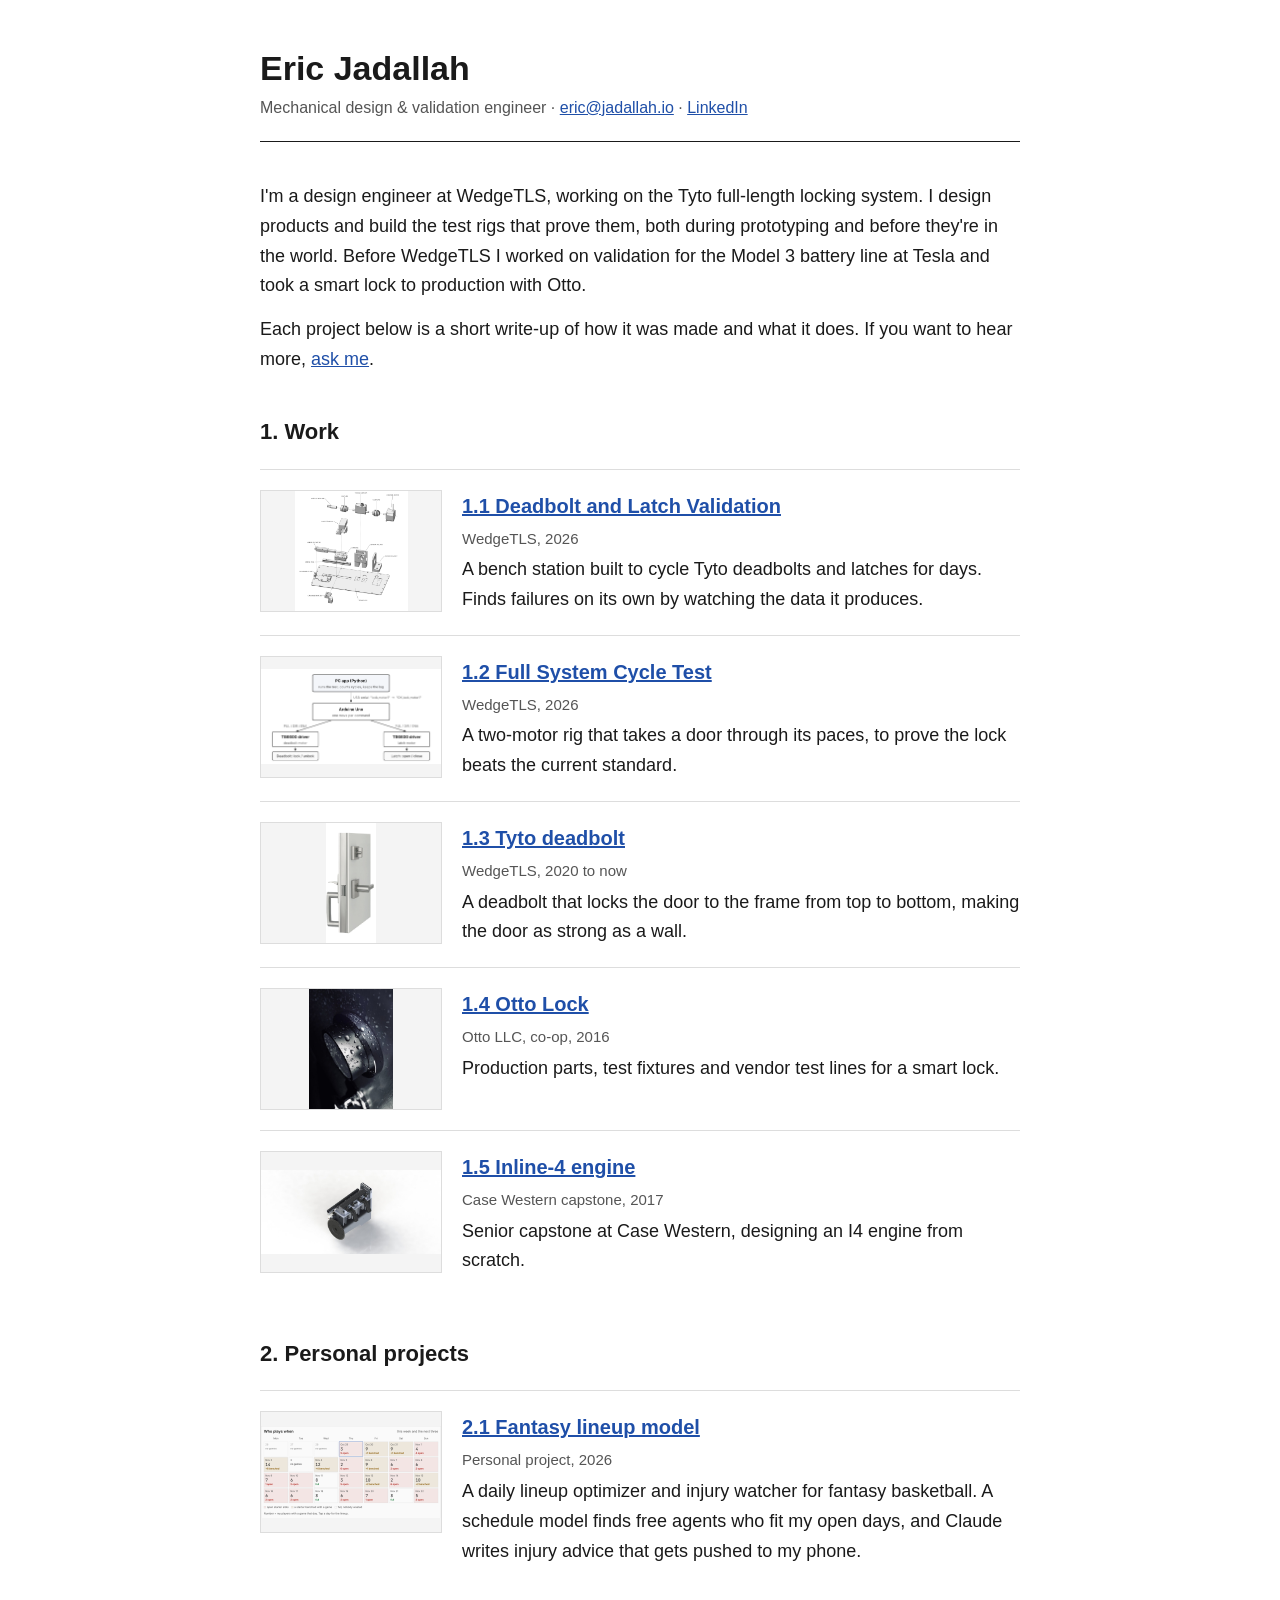
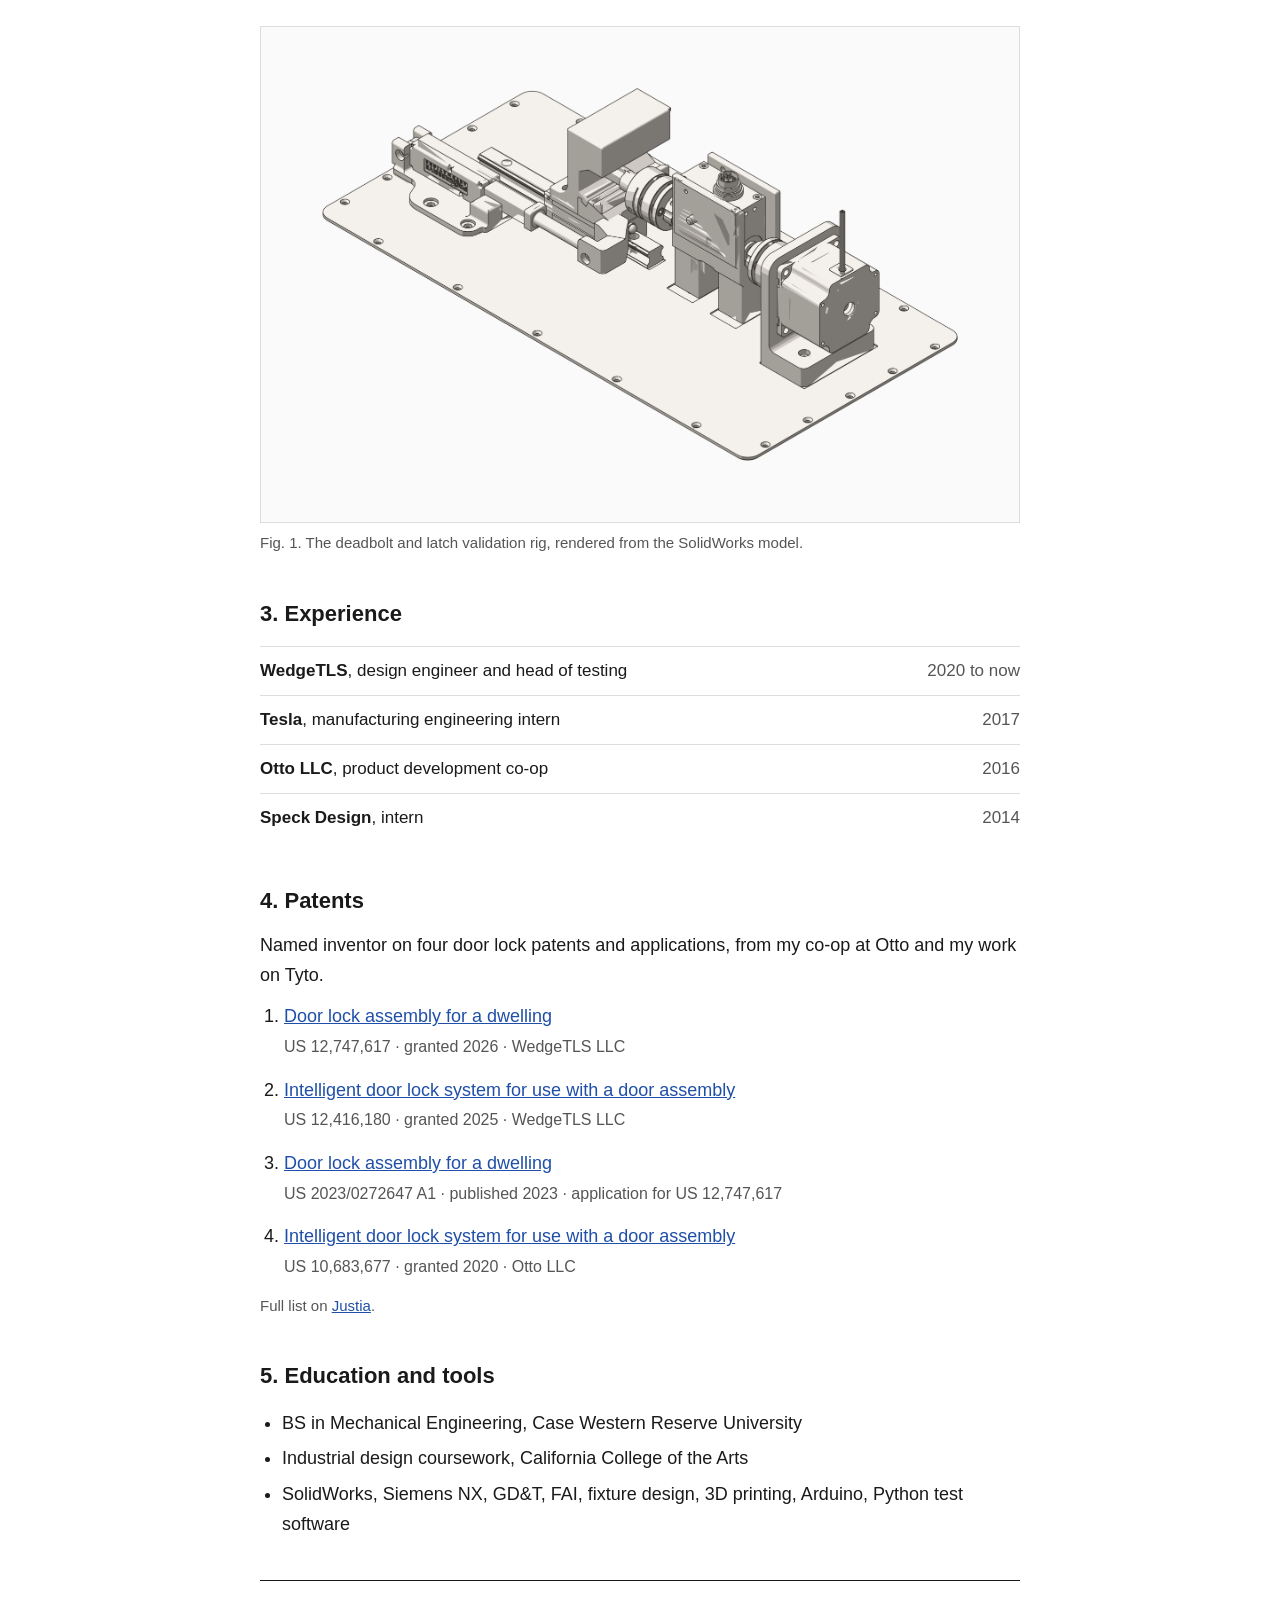
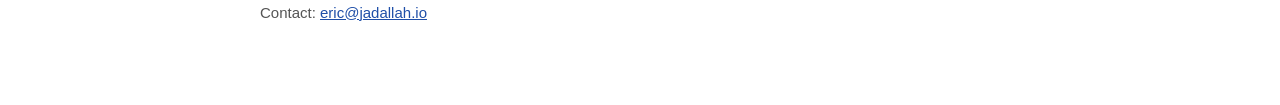
<file: index.html>
<!doctype html>
<html lang="en">
<head>
<meta charset="utf-8">
<meta name="viewport" content="width=device-width, initial-scale=1">
<meta name="description" content="Eric Jadallah, mechanical design and validation engineer. Products and the test rigs that prove them: the Tyto locking system at WedgeTLS, Model 3 battery validation at Tesla, a smart lock at Otto.">
<link rel="icon" href="/favicon.svg" type="image/svg+xml">
<link rel="icon" href="/favicon-32.png" sizes="32x32" type="image/png">
<link rel="apple-touch-icon" href="/apple-touch-icon.png">
<meta property="og:type" content="website">
<meta property="og:site_name" content="Eric Jadallah">
<meta property="og:title" content="Eric Jadallah">
<meta property="og:description" content="Mechanical design &amp; validation engineer. Products and the test rigs that prove them.">
<meta property="og:url" content="https://jadallah.io/">
<meta property="og:image" content="https://jadallah.io/og-image.png">
<meta property="og:image:width" content="1200">
<meta property="og:image:height" content="630">
<meta property="og:image:alt" content="Eric Jadallah, mechanical design &amp; validation engineer, with a line drawing of the deadbolt and latch validation rig.">
<meta name="twitter:card" content="summary_large_image">
<meta name="robots" content="noindex">
<title>Eric Jadallah</title>
<link rel="preconnect" href="https://fonts.googleapis.com">
<link href="https://fonts.googleapis.com/css2?family=Inter:wght@400;600&amp;display=swap" rel="stylesheet">
<style>
body{margin:0;background:#FFFFFF}
a{color:#1F4FA8}a:hover{color:#123570}
</style>
</head>
<body>
<div style="background: #FFFFFF; color: #1A1A1A; font-family: 'Helvetica Neue', Helvetica, Inter, Arial, sans-serif; font-size: 18px; line-height: 1.65; min-height: 100vh;">

<div style="max-width: 760px; margin: 0 auto; padding: 48px 24px 80px; display: flex; flex-direction: column; gap: 40px;">

<header style="display: flex; flex-direction: column; gap: 6px; padding-bottom: 20px; border-bottom: 1px solid #1A1A1A;">
<h1 style="margin: 0; font-size: 34px; font-weight: 600; line-height: 1.2;">Eric Jadallah</h1>
<p style="margin: 0; font-family: 'Helvetica Neue', Helvetica, Inter, Arial, sans-serif; font-size: 16px; color: #555555;">Mechanical design &amp; validation engineer · <a href="mailto:eric@jadallah.io">eric@jadallah.io</a> · <a href="https://www.linkedin.com/in/eric-j-ab822492/">LinkedIn</a></p>
</header>

<section style="display: flex; flex-direction: column; gap: 14px;">
<p style="margin: 0;">I'm a design engineer at WedgeTLS, working on the Tyto full-length locking system. I design products and build the test rigs that prove them, both during prototyping and before they're in the world. Before WedgeTLS I worked on validation for the Model 3 battery line at Tesla and took a smart lock to production with Otto.</p>
<p style="margin: 0;">Each project below is a short write-up of how it was made and what it does. If you want to hear more, <a href="mailto:eric@jadallah.io">ask me</a>.</p>
</section>

<section style="display: flex; flex-direction: column; gap: 18px;">
<h2 style="margin: 0; font-size: 22px; font-weight: 600;">1. Work</h2>
<ol style="margin: 0; padding: 0; list-style: none; display: flex; flex-direction: column;">

<li style="display: flex; flex-wrap: wrap; gap: 20px; padding: 20px 0; border-top: 1px solid #DDDDDD;">
<a href="deadbolt-latch-validation.html" style="flex: 0 0 180px; height: 120px; display: flex; align-items: center; justify-content: center; background: #F4F4F4; border: 1px solid #DDDDDD;">
<img src="images/rig-exploded.png" alt="Exploded drawing of the cycle tester" style="max-width: 100%; max-height: 100%; object-fit: contain;">
</a>
<div style="flex: 1 1 300px; min-width: 0; display: flex; flex-direction: column; gap: 4px;">
<a href="deadbolt-latch-validation.html" style="font-size: 20px; font-weight: 600;">1.1 Deadbolt and Latch Validation</a>
<span style="font-family: 'Helvetica Neue', Helvetica, Inter, Arial, sans-serif; font-size: 15px; color: #555555;">WedgeTLS, 2026</span>
<p style="margin: 0;">A bench station built to cycle Tyto deadbolts and latches for days. Finds failures on its own by watching the data it produces.</p>
</div>
</li>

<li style="display: flex; flex-wrap: wrap; gap: 20px; padding: 20px 0; border-top: 1px solid #DDDDDD;">
<a href="full-system-cycle-test.html" style="flex: 0 0 180px; height: 120px; display: flex; align-items: center; justify-content: center; background: #F4F4F4; border: 1px solid #DDDDDD;">
<img src="images/fdc-diagram.png" alt="Block diagram of the full system cycle test" style="max-width: 100%; max-height: 100%; object-fit: contain;">
</a>
<div style="flex: 1 1 300px; min-width: 0; display: flex; flex-direction: column; gap: 4px;">
<a href="full-system-cycle-test.html" style="font-size: 20px; font-weight: 600;">1.2 Full System Cycle Test</a>
<span style="font-family: 'Helvetica Neue', Helvetica, Inter, Arial, sans-serif; font-size: 15px; color: #555555;">WedgeTLS, 2026</span>
<p style="margin: 0;">A two-motor rig that takes a door through its paces, to prove the lock beats the current standard.</p>
</div>
</li>

<li style="display: flex; flex-wrap: wrap; gap: 20px; padding: 20px 0; border-top: 1px solid #DDDDDD;">
<a href="tyto.html" style="flex: 0 0 180px; height: 120px; display: flex; align-items: center; justify-content: center; background: #F4F4F4; border: 1px solid #DDDDDD;">
<img src="images/tyto.jpg" alt="Tyto deadbolt on a door" style="max-width: 100%; max-height: 100%; object-fit: contain;">
</a>
<div style="flex: 1 1 300px; min-width: 0; display: flex; flex-direction: column; gap: 4px;">
<a href="tyto.html" style="font-size: 20px; font-weight: 600;">1.3 Tyto deadbolt</a>
<span style="font-family: 'Helvetica Neue', Helvetica, Inter, Arial, sans-serif; font-size: 15px; color: #555555;">WedgeTLS, 2020 to now</span>
<p style="margin: 0;">A deadbolt that locks the door to the frame from top to bottom, making the door as strong as a wall.</p>
</div>
</li>

<li style="display: flex; flex-wrap: wrap; gap: 20px; padding: 20px 0; border-top: 1px solid #DDDDDD;">
<a href="otto-lock.html" style="flex: 0 0 180px; height: 120px; display: flex; align-items: center; justify-content: center; background: #F4F4F4; border: 1px solid #DDDDDD;">
<img src="images/otto.jpg" alt="Otto smart lock" style="max-width: 100%; max-height: 100%; object-fit: contain;">
</a>
<div style="flex: 1 1 300px; min-width: 0; display: flex; flex-direction: column; gap: 4px;">
<a href="otto-lock.html" style="font-size: 20px; font-weight: 600;">1.4 Otto Lock</a>
<span style="font-family: 'Helvetica Neue', Helvetica, Inter, Arial, sans-serif; font-size: 15px; color: #555555;">Otto LLC, co-op, 2016</span>
<p style="margin: 0;">Production parts, test fixtures and vendor test lines for a smart lock.</p>
</div>
</li>

<li style="display: flex; flex-wrap: wrap; gap: 20px; padding: 20px 0; border-top: 1px solid #DDDDDD;">
<a href="i4-engine.html" style="flex: 0 0 180px; height: 120px; display: flex; align-items: center; justify-content: center; background: #F4F4F4; border: 1px solid #DDDDDD;">
<img src="images/i4.jpg" alt="Inline-4 engine CAD assembly" style="max-width: 100%; max-height: 100%; object-fit: contain;">
</a>
<div style="flex: 1 1 300px; min-width: 0; display: flex; flex-direction: column; gap: 4px;">
<a href="i4-engine.html" style="font-size: 20px; font-weight: 600;">1.5 Inline-4 engine</a>
<span style="font-family: 'Helvetica Neue', Helvetica, Inter, Arial, sans-serif; font-size: 15px; color: #555555;">Case Western capstone, 2017</span>
<p style="margin: 0;">Senior capstone at Case Western, designing an I4 engine from scratch.</p>
</div>
</li>

</ol>
</section>

<section style="display: flex; flex-direction: column; gap: 18px;">
<h2 style="margin: 0; font-size: 22px; font-weight: 600;">2. Personal projects</h2>
<ol style="margin: 0; padding: 0; list-style: none; display: flex; flex-direction: column;">

<li style="display: flex; flex-wrap: wrap; gap: 20px; padding: 20px 0; border-top: 1px solid #DDDDDD;">
<a href="fantasy-board.html" style="flex: 0 0 180px; height: 120px; display: flex; align-items: center; justify-content: center; background: #F4F4F4; border: 1px solid #DDDDDD;">
<img src="images/fantasy-board.png" alt="Lineup board calendar from the fantasy lineup model" style="max-width: 100%; max-height: 100%; object-fit: contain;">
</a>
<div style="flex: 1 1 300px; min-width: 0; display: flex; flex-direction: column; gap: 4px;">
<a href="fantasy-board.html" style="font-size: 20px; font-weight: 600;">2.1 Fantasy lineup model</a>
<span style="font-family: 'Helvetica Neue', Helvetica, Inter, Arial, sans-serif; font-size: 15px; color: #555555;">Personal project, 2026</span>
<p style="margin: 0;">A daily lineup optimizer and injury watcher for fantasy basketball. A schedule model finds free agents who fit my open days, and Claude writes injury advice that gets pushed to my phone.</p>
</div>
</li>

</ol>
</section>

<figure style="margin: 0; display: flex; flex-direction: column; gap: 8px;">
<div style="border: 1px solid #DDDDDD; padding: 24px; background: #FAFAFA;">
<img src="images/rig-assembled.png" alt="Isometric line drawing of the deadbolt and latch validation rig" style="display: block; width: 100%; height: auto;">
</div>
<figcaption style="font-family: 'Helvetica Neue', Helvetica, Inter, Arial, sans-serif; font-size: 15px; color: #555555;">Fig. 1. The deadbolt and latch validation rig, rendered from the SolidWorks model.</figcaption>
</figure>

<section style="display: flex; flex-direction: column; gap: 14px;">
<h2 style="margin: 0; font-size: 22px; font-weight: 600;">3. Experience</h2>
<table style="width: 100%; border-collapse: collapse; font-size: 17px;">
<tbody>

<tr style="border-top: 1px solid #DDDDDD;">
<td style="padding: 10px 12px 10px 0; vertical-align: top;"><strong style="font-weight: 600;">WedgeTLS</strong>, design engineer and head of testing</td>
<td style="padding: 10px 0; vertical-align: top; text-align: right; white-space: nowrap; font-family: 'Helvetica Neue', Helvetica, Inter, Arial, sans-serif; color: #555555;">2020 to now</td>
</tr>

<tr style="border-top: 1px solid #DDDDDD;">
<td style="padding: 10px 12px 10px 0; vertical-align: top;"><strong style="font-weight: 600;">Tesla</strong>, manufacturing engineering intern</td>
<td style="padding: 10px 0; vertical-align: top; text-align: right; white-space: nowrap; font-family: 'Helvetica Neue', Helvetica, Inter, Arial, sans-serif; color: #555555;">2017</td>
</tr>

<tr style="border-top: 1px solid #DDDDDD;">
<td style="padding: 10px 12px 10px 0; vertical-align: top;"><strong style="font-weight: 600;">Otto LLC</strong>, product development co-op</td>
<td style="padding: 10px 0; vertical-align: top; text-align: right; white-space: nowrap; font-family: 'Helvetica Neue', Helvetica, Inter, Arial, sans-serif; color: #555555;">2016</td>
</tr>

<tr style="border-top: 1px solid #DDDDDD;">
<td style="padding: 10px 12px 10px 0; vertical-align: top;"><strong style="font-weight: 600;">Speck Design</strong>, intern</td>
<td style="padding: 10px 0; vertical-align: top; text-align: right; white-space: nowrap; font-family: 'Helvetica Neue', Helvetica, Inter, Arial, sans-serif; color: #555555;">2014</td>
</tr>

</tbody>
</table>
</section>

<section id="patents" style="display: flex; flex-direction: column; gap: 12px;">
<h2 style="margin: 0; font-size: 22px; font-weight: 600;">4. Patents</h2>
<p style="margin: 0;">Named inventor on four door lock patents and applications, from my co-op at Otto and my work on Tyto.</p>
<ol style="margin: 0; padding-left: 24px; display: flex; flex-direction: column; gap: 14px;">
<li>
<a href="https://patents.justia.com/patent/12747617">Door lock assembly for a dwelling</a><br/>
<span style="font-family: 'Helvetica Neue', Helvetica, Inter, Arial, sans-serif; font-size: 16px; color: #555555;">US 12,747,617 · granted 2026 · WedgeTLS LLC</span>
</li>
<li>
<a href="https://patents.justia.com/patent/12416180">Intelligent door lock system for use with a door assembly</a><br/>
<span style="font-family: 'Helvetica Neue', Helvetica, Inter, Arial, sans-serif; font-size: 16px; color: #555555;">US 12,416,180 · granted 2025 · WedgeTLS LLC</span>
</li>
<li>
<a href="https://patents.justia.com/patent/20230272647">Door lock assembly for a dwelling</a><br/>
<span style="font-family: 'Helvetica Neue', Helvetica, Inter, Arial, sans-serif; font-size: 16px; color: #555555;">US 2023/0272647 A1 · published 2023 · application for US 12,747,617</span>
</li>
<li>
<a href="https://patents.justia.com/patent/10683677">Intelligent door lock system for use with a door assembly</a><br/>
<span style="font-family: 'Helvetica Neue', Helvetica, Inter, Arial, sans-serif; font-size: 16px; color: #555555;">US 10,683,677 · granted 2020 · Otto LLC</span>
</li>
</ol>
<p style="margin: 0; font-family: 'Helvetica Neue', Helvetica, Inter, Arial, sans-serif; font-size: 15px; color: #555555;">Full list on <a href="https://patents.justia.com/inventor/eric-jadallah">Justia</a>.</p>
</section>

<section style="display: flex; flex-direction: column; gap: 14px;">
<h2 style="margin: 0; font-size: 22px; font-weight: 600;">5. Education and tools</h2>
<ul style="margin: 0; padding-left: 22px; display: flex; flex-direction: column; gap: 6px;">
<li>BS in Mechanical Engineering, Case Western Reserve University</li>
<li>Industrial design coursework, California College of the Arts</li>
<li>SolidWorks, Siemens NX, GD&amp;T, FAI, fixture design, 3D printing, Arduino, Python test software</li>
</ul>
</section>

<footer style="padding-top: 20px; border-top: 1px solid #1A1A1A; font-family: 'Helvetica Neue', Helvetica, Inter, Arial, sans-serif; font-size: 15px; color: #555555;">
<p style="margin: 0;">Contact: <a href="mailto:eric@jadallah.io">eric@jadallah.io</a></p>
</footer>

</div>
</div>
</body>
</html>
</file>
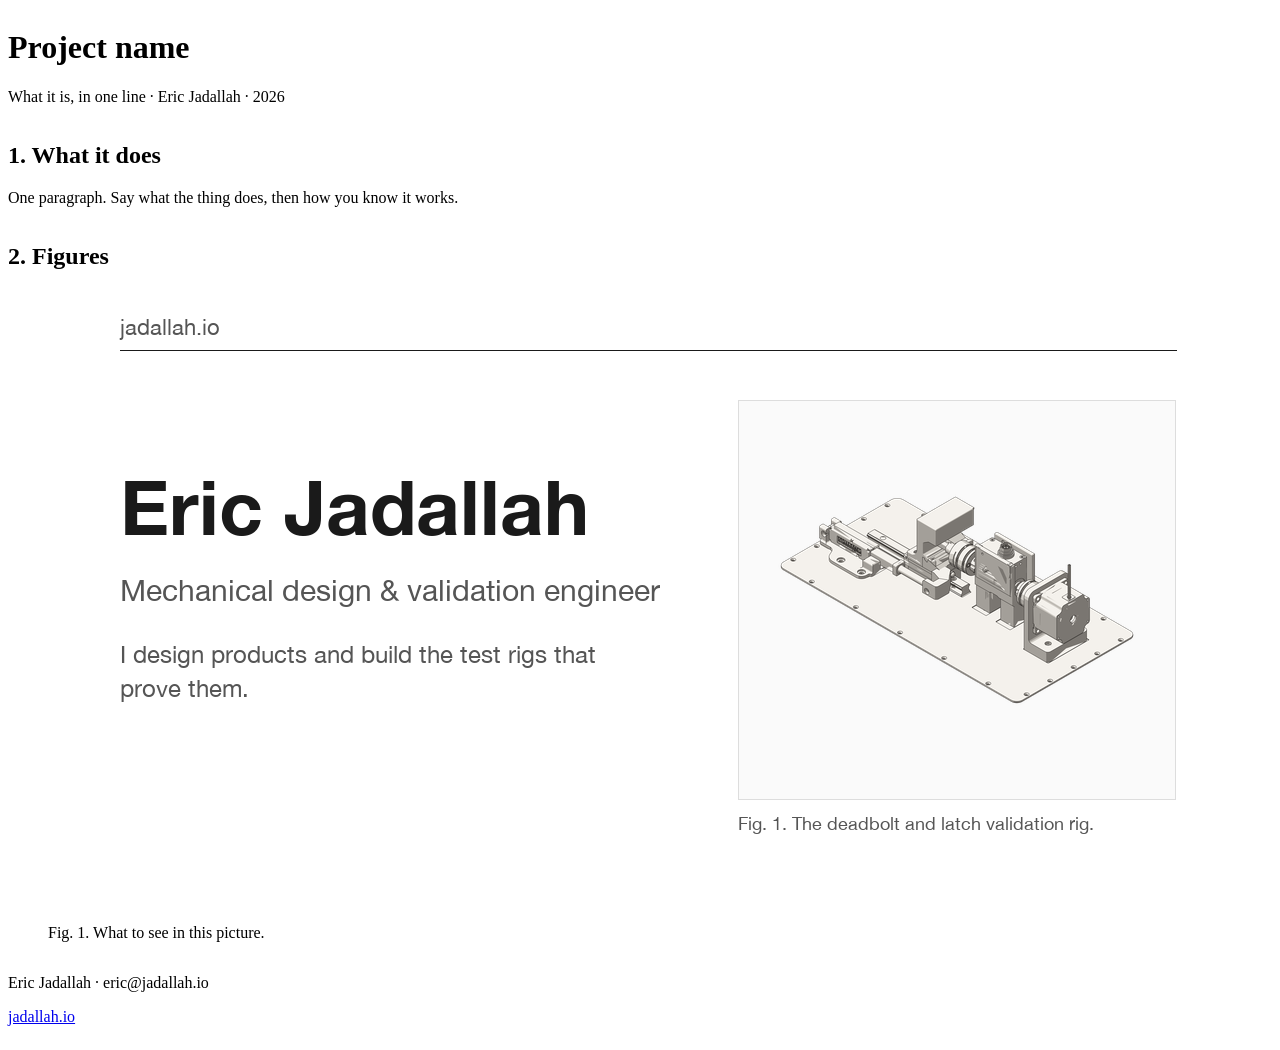
<file: brand/index.html>
<!doctype html>
<html lang="en">
<head>
<meta charset="utf-8">
<meta name="viewport" content="width=device-width, initial-scale=1">
<title>Project name</title>
<meta name="description" content="Eric Jadallah, mechanical design and validation engineer. Products and the test rigs that prove them: the Tyto locking system at WedgeTLS, Model 3 battery validation at Tesla, a smart lock at Otto.">
<link rel="icon" href="/favicon.svg" type="image/svg+xml">
<link rel="icon" href="/favicon-32.png" sizes="32x32" type="image/png">
<link rel="apple-touch-icon" href="/apple-touch-icon.png">
<meta property="og:type" content="website">
<meta property="og:site_name" content="Eric Jadallah">
<meta property="og:title" content="Eric Jadallah">
<meta property="og:description" content="Mechanical design & validation engineer. Products and the test rigs that prove them.">
<meta property="og:url" content="https://example.jadallah.io/">
<meta property="og:image" content="https://jadallah.io/og-image.png">
<meta property="og:image:width" content="1200">
<meta property="og:image:height" content="630">
<meta property="og:image:alt" content="Eric Jadallah, mechanical design & validation engineer, with a line drawing of the deadbolt and latch validation rig.">
<meta name="twitter:card" content="summary_large_image">
<link rel="stylesheet" href="https://jadallah.io/brand/jadallah.css">
<style>
  main { max-width: var(--column); margin: 0 auto; padding: var(--space-48) var(--space-24) var(--space-80); display: flex; flex-direction: column; gap: var(--space-40); }
</style>
</head>
<body>
<main class="jd-root" style="padding: 0">
  <header class="jd-header">
    <h1>Project name</h1>
    <p class="jd-meta">What it is, in one line · Eric Jadallah · 2026</p>
  </header>

  <section class="jd-section">
    <h2>1. What it does</h2>
    <p>One paragraph. Say what the thing does, then how you know it works.</p>
  </section>

  <section class="jd-section">
    <h2>2. Figures</h2>
    <figure class="jd-figure">
      <div class="jd-figure-frame"><img src="/og-image.png" alt="Replace with a render or a bench photo."></div>
      <figcaption class="jd-caption">Fig. 1. What to see in this picture.</figcaption>
    </figure>
  </section>

  <footer class="jd-footer">
    <p>Eric Jadallah · eric@jadallah.io</p>
    <p><a href="https://jadallah.io">jadallah.io</a></p>
  </footer>
</main>
</body>
</html>
</file>
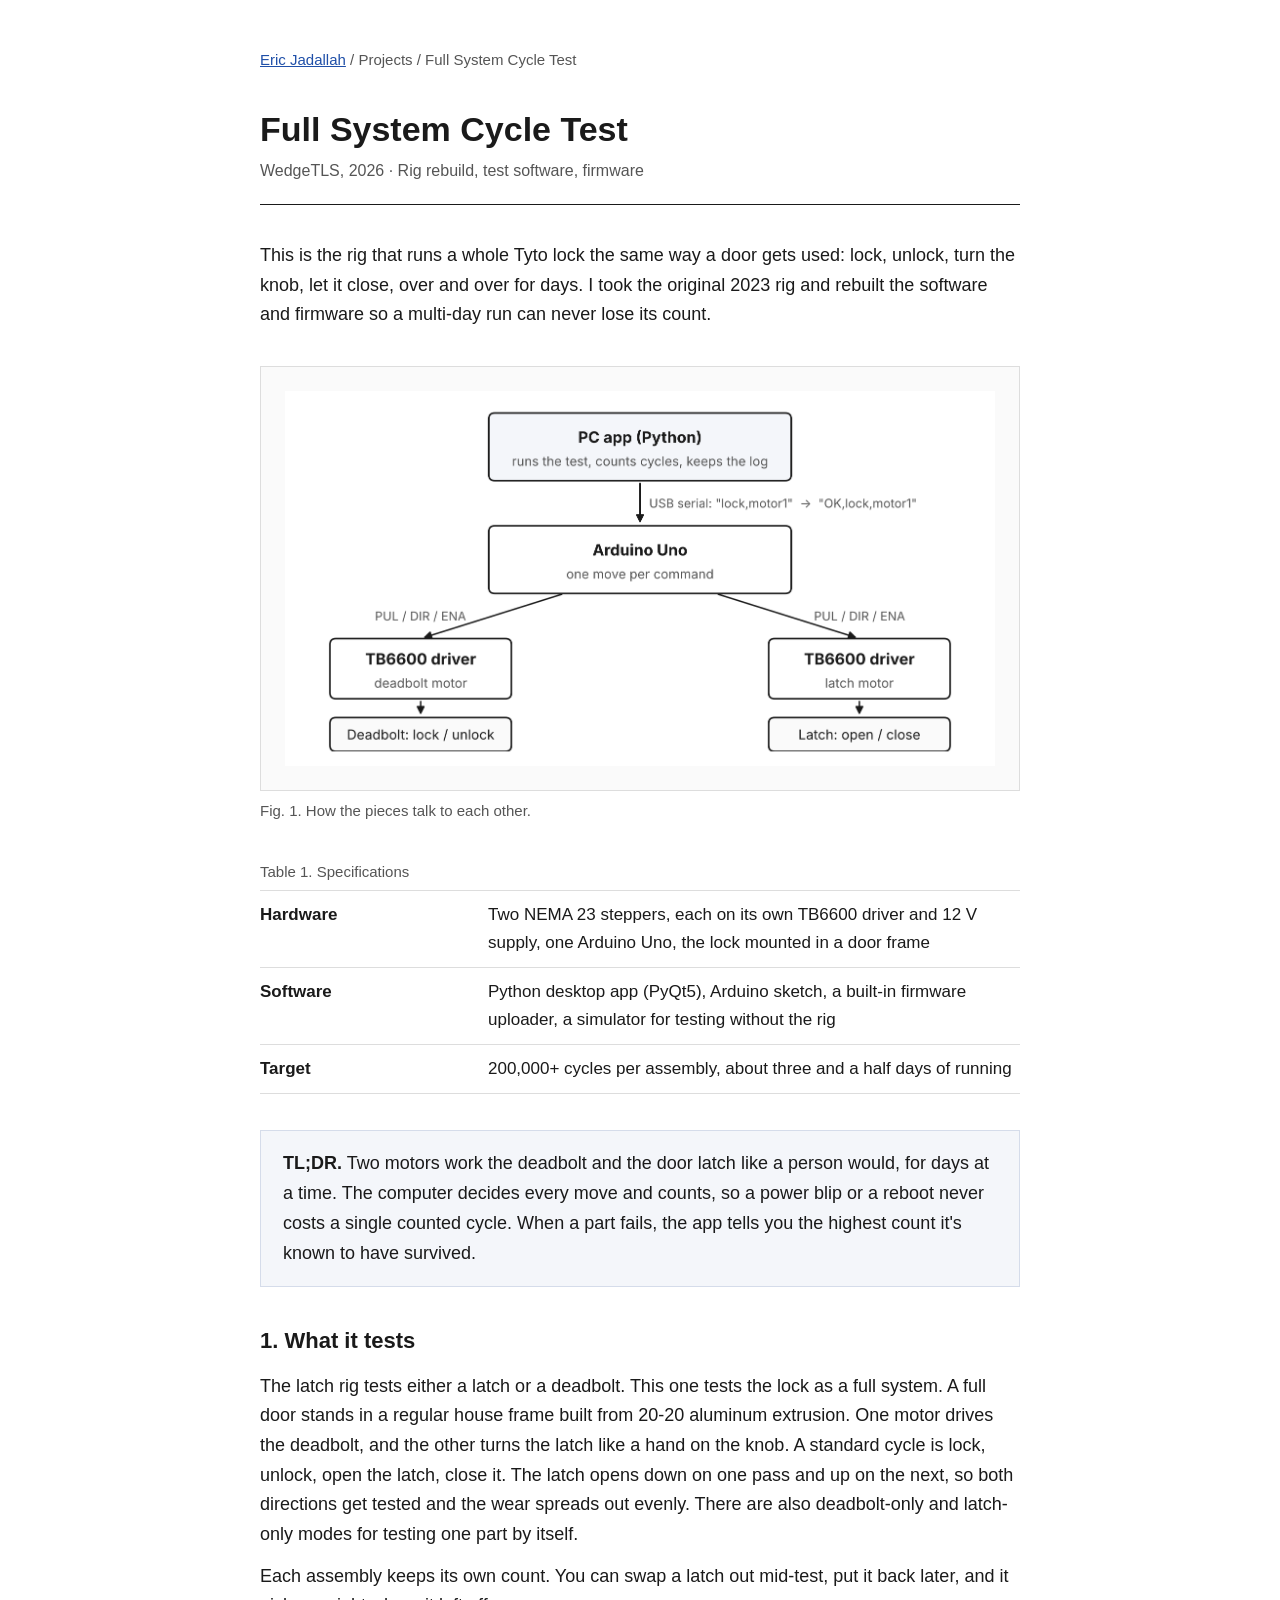
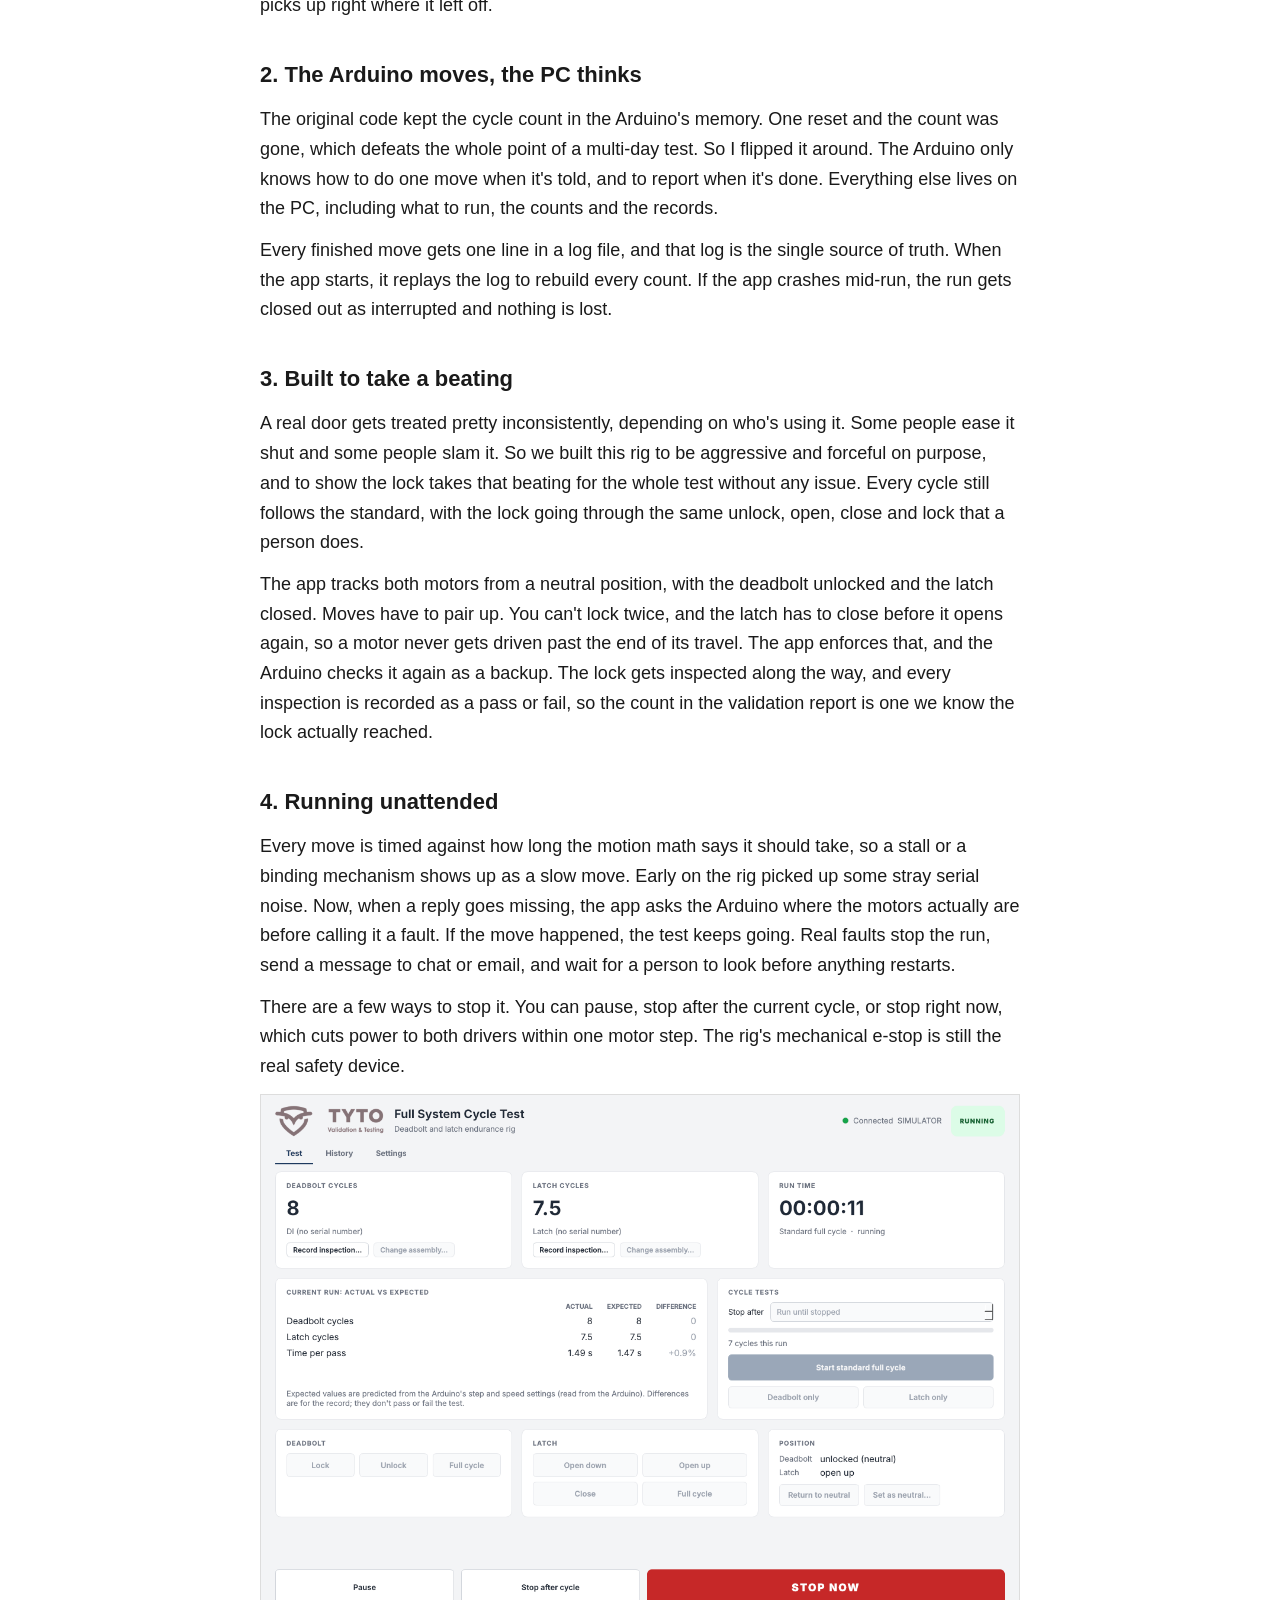
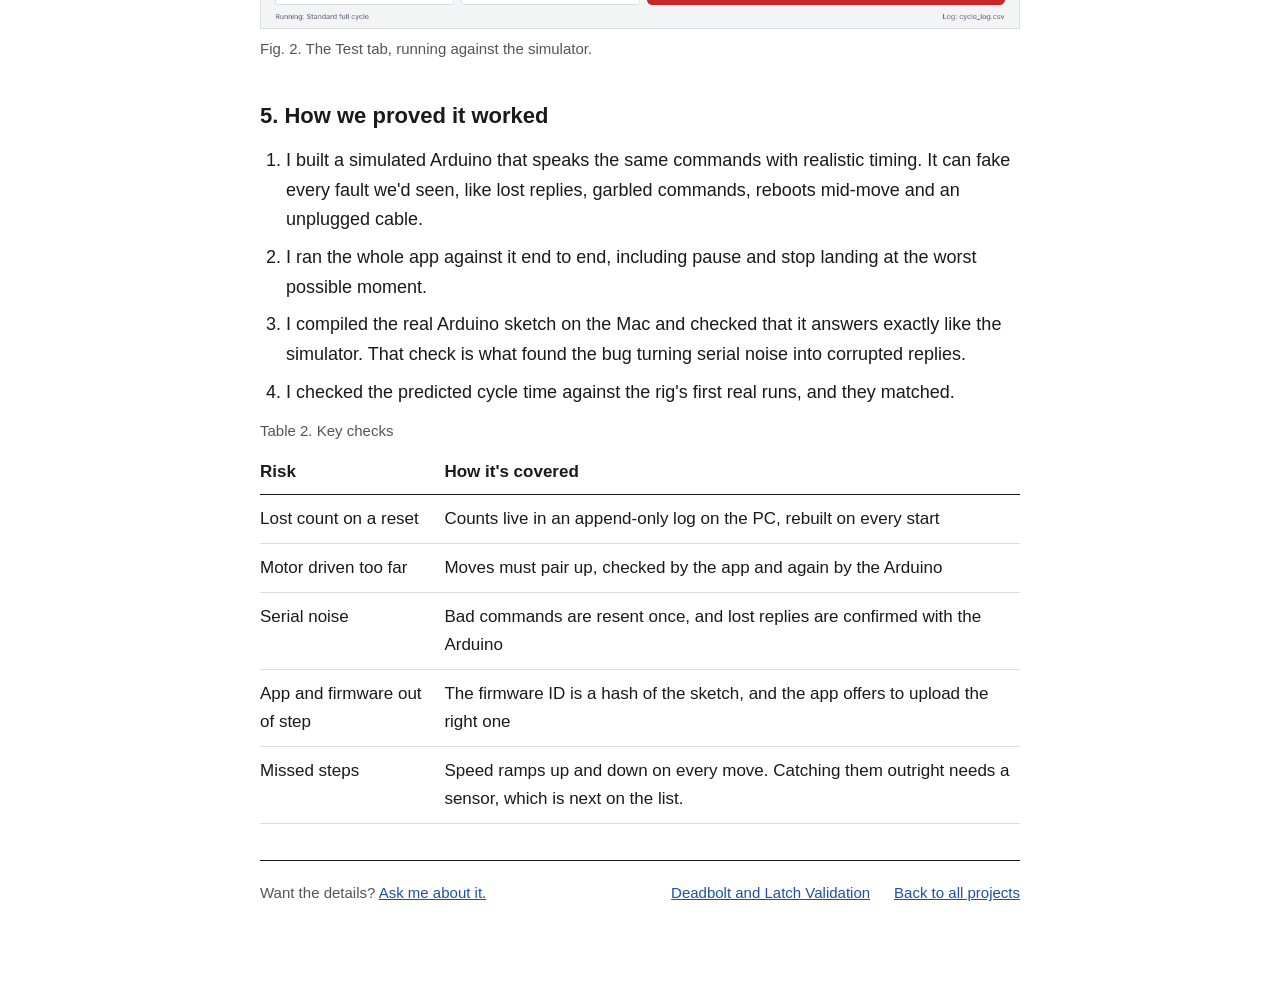
<file: full-system-cycle-test.html>
<!doctype html>
<html lang="en">
<head>
<meta charset="utf-8">
<meta name="viewport" content="width=device-width, initial-scale=1">
<meta name="description" content="This is the rig that runs a whole Tyto lock the same way a door gets used: lock, unlock, turn the knob, let it close, over and over for days.">
<link rel="icon" href="/favicon.svg" type="image/svg+xml">
<link rel="icon" href="/favicon-32.png" sizes="32x32" type="image/png">
<link rel="apple-touch-icon" href="/apple-touch-icon.png">
<meta property="og:type" content="website">
<meta property="og:site_name" content="Eric Jadallah">
<meta property="og:title" content="Full System Cycle Test">
<meta property="og:description" content="This is the rig that runs a whole Tyto lock the same way a door gets used: lock, unlock, turn the knob, let it close, over and over for days.">
<meta property="og:url" content="https://jadallah.io/full-system-cycle-test.html">
<meta property="og:image" content="https://jadallah.io/og-image.png">
<meta property="og:image:width" content="1200">
<meta property="og:image:height" content="630">
<meta property="og:image:alt" content="Eric Jadallah, mechanical design &amp; validation engineer, with a line drawing of the deadbolt and latch validation rig.">
<meta name="twitter:card" content="summary_large_image">
<meta name="robots" content="noindex">
<title>Full System Cycle Test, Eric Jadallah</title>
<link rel="preconnect" href="https://fonts.googleapis.com">
<link href="https://fonts.googleapis.com/css2?family=Inter:wght@400;600&amp;display=swap" rel="stylesheet">
<style>
body{margin:0;background:#FFFFFF}
a{color:#1F4FA8}a:hover{color:#123570}
img{max-width:100%}
</style>
</head>
<body>
<div style="background: #FFFFFF; color: #1A1A1A; font-family: 'Helvetica Neue', Helvetica, Inter, Arial, sans-serif; font-size: 18px; line-height: 1.65; min-height: 100vh;">

<div style="max-width: 760px; margin: 0 auto; padding: 48px 24px 80px; display: flex; flex-direction: column; gap: 36px;">

<nav aria-label="Breadcrumb" style="font-family: 'Helvetica Neue', Helvetica, Inter, Arial, sans-serif; font-size: 15px; color: #555555;">
<a href="index.html">Eric Jadallah</a> / Projects / Full System Cycle Test
</nav>

<header style="display: flex; flex-direction: column; gap: 8px; padding-bottom: 20px; border-bottom: 1px solid #1A1A1A;">
<h1 style="margin: 0; font-size: 34px; font-weight: 600; line-height: 1.2;">Full System Cycle Test</h1>
<p style="margin: 0; font-family: 'Helvetica Neue', Helvetica, Inter, Arial, sans-serif; font-size: 16px; color: #555555;">WedgeTLS, 2026 · Rig rebuild, test software, firmware</p>
</header>

<p style="margin: 0;">This is the rig that runs a whole Tyto lock the same way a door gets used: lock, unlock, turn the knob, let it close, over and over for days. I took the original 2023 rig and rebuilt the software and firmware so a multi-day run can never lose its count.</p>

<figure style="margin: 0; display: flex; flex-direction: column; gap: 8px;">
<div style="border: 1px solid #DDDDDD; padding: 24px; background: #FAFAFA;">
<img src="images/fdc-diagram.png" alt="Block diagram: the PC app sends move commands over USB serial to an Arduino Uno, which drives two TB6600 stepper drivers, one turning the deadbolt and one turning the latch" style="display: block; width: 100%; height: auto;">
</div>
<figcaption style="font-family: 'Helvetica Neue', Helvetica, Inter, Arial, sans-serif; font-size: 15px; color: #555555;">Fig. 1. How the pieces talk to each other.</figcaption>
</figure>

<table style="width: 100%; border-collapse: collapse; font-size: 17px;">
<caption style="text-align: left; font-family: 'Helvetica Neue', Helvetica, Inter, Arial, sans-serif; font-size: 15px; color: #555555; padding-bottom: 6px;">Table 1. Specifications</caption>
<tbody>
<tr style="border-top: 1px solid #DDDDDD;"><th scope="row" style="text-align: left; font-weight: 600; padding: 10px 16px 10px 0; vertical-align: top; width: 30%;">Hardware</th><td style="padding: 10px 0;">Two NEMA 23 steppers, each on its own TB6600 driver and 12 V supply, one Arduino Uno, the lock mounted in a door frame</td></tr>
<tr style="border-top: 1px solid #DDDDDD;"><th scope="row" style="text-align: left; font-weight: 600; padding: 10px 16px 10px 0; vertical-align: top;">Software</th><td style="padding: 10px 0;">Python desktop app (PyQt5), Arduino sketch, a built-in firmware uploader, a simulator for testing without the rig</td></tr>
<tr style="border-top: 1px solid #DDDDDD; border-bottom: 1px solid #DDDDDD;"><th scope="row" style="text-align: left; font-weight: 600; padding: 10px 16px 10px 0; vertical-align: top;">Target</th><td style="padding: 10px 0;">200,000+ cycles per assembly, about three and a half days of running</td></tr>
</tbody>
</table>

<div style="padding: 18px 22px; background: #F4F6FA; border: 1px solid #D5DCEA;">
<p style="margin: 0;"><strong style="font-weight: 600;">TL;DR.</strong> Two motors work the deadbolt and the door latch like a person would, for days at a time. The computer decides every move and counts, so a power blip or a reboot never costs a single counted cycle. When a part fails, the app tells you the highest count it's known to have survived.</p>
</div>

<section style="display: flex; flex-direction: column; gap: 12px;">
<h2 style="margin: 0; font-size: 22px; font-weight: 600;">1. What it tests</h2>
<p style="margin: 0;">The latch rig tests either a latch or a deadbolt. This one tests the lock as a full system. A full door stands in a regular house frame built from 20-20 aluminum extrusion. One motor drives the deadbolt, and the other turns the latch like a hand on the knob. A standard cycle is lock, unlock, open the latch, close it. The latch opens down on one pass and up on the next, so both directions get tested and the wear spreads out evenly. There are also deadbolt-only and latch-only modes for testing one part by itself.</p>
<p style="margin: 0;">Each assembly keeps its own count. You can swap a latch out mid-test, put it back later, and it picks up right where it left off.</p>
</section>

<section style="display: flex; flex-direction: column; gap: 12px;">
<h2 style="margin: 0; font-size: 22px; font-weight: 600;">2. The Arduino moves, the PC thinks</h2>
<p style="margin: 0;">The original code kept the cycle count in the Arduino's memory. One reset and the count was gone, which defeats the whole point of a multi-day test. So I flipped it around. The Arduino only knows how to do one move when it's told, and to report when it's done. Everything else lives on the PC, including what to run, the counts and the records.</p>
<p style="margin: 0;">Every finished move gets one line in a log file, and that log is the single source of truth. When the app starts, it replays the log to rebuild every count. If the app crashes mid-run, the run gets closed out as interrupted and nothing is lost.</p>
</section>

<section style="display: flex; flex-direction: column; gap: 12px;">
<h2 style="margin: 0; font-size: 22px; font-weight: 600;">3. Built to take a beating</h2>
<p style="margin: 0;">A real door gets treated pretty inconsistently, depending on who's using it. Some people ease it shut and some people slam it. So we built this rig to be aggressive and forceful on purpose, and to show the lock takes that beating for the whole test without any issue. Every cycle still follows the standard, with the lock going through the same unlock, open, close and lock that a person does.</p>
<p style="margin: 0;">The app tracks both motors from a neutral position, with the deadbolt unlocked and the latch closed. Moves have to pair up. You can't lock twice, and the latch has to close before it opens again, so a motor never gets driven past the end of its travel. The app enforces that, and the Arduino checks it again as a backup. The lock gets inspected along the way, and every inspection is recorded as a pass or fail, so the count in the validation report is one we know the lock actually reached.</p>
</section>

<section style="display: flex; flex-direction: column; gap: 12px;">
<h2 style="margin: 0; font-size: 22px; font-weight: 600;">4. Running unattended</h2>
<p style="margin: 0;">Every move is timed against how long the motion math says it should take, so a stall or a binding mechanism shows up as a slow move. Early on the rig picked up some stray serial noise. Now, when a reply goes missing, the app asks the Arduino where the motors actually are before calling it a fault. If the move happened, the test keeps going. Real faults stop the run, send a message to chat or email, and wait for a person to look before anything restarts.</p>
<p style="margin: 0;">There are a few ways to stop it. You can pause, stop after the current cycle, or stop right now, which cuts power to both drivers within one motor step. The rig's mechanical e-stop is still the real safety device.</p>
<figure style="margin: 0; display: flex; flex-direction: column; gap: 8px;">
<div style="border: 1px solid #DDDDDD;">
<img src="images/fdc-test-tab.png" alt="The Full System Cycle Test app's Test tab during a simulated run: deadbolt and latch cycle counts, run time, actual versus expected cycles, motor controls, position, and Pause, Stop after cycle and STOP NOW buttons" style="display: block; width: 100%; height: auto;">
</div>
<figcaption style="font-family: 'Helvetica Neue', Helvetica, Inter, Arial, sans-serif; font-size: 15px; color: #555555;">Fig. 2. The Test tab, running against the simulator.</figcaption>
</figure>
</section>

<section style="display: flex; flex-direction: column; gap: 12px;">
<h2 style="margin: 0; font-size: 22px; font-weight: 600;">5. How we proved it worked</h2>
<ol style="margin: 0; padding-left: 26px; display: flex; flex-direction: column; gap: 8px;">
<li>I built a simulated Arduino that speaks the same commands with realistic timing. It can fake every fault we'd seen, like lost replies, garbled commands, reboots mid-move and an unplugged cable.</li>
<li>I ran the whole app against it end to end, including pause and stop landing at the worst possible moment.</li>
<li>I compiled the real Arduino sketch on the Mac and checked that it answers exactly like the simulator. That check is what found the bug turning serial noise into corrupted replies.</li>
<li>I checked the predicted cycle time against the rig's first real runs, and they matched.</li>
</ol>
<table style="width: 100%; border-collapse: collapse; font-size: 17px;">
<caption style="text-align: left; font-family: 'Helvetica Neue', Helvetica, Inter, Arial, sans-serif; font-size: 15px; color: #555555; padding-bottom: 6px;">Table 2. Key checks</caption>
<thead>
<tr style="border-bottom: 1px solid #1A1A1A;"><th scope="col" style="text-align: left; font-weight: 600; padding: 8px 16px 8px 0;">Risk</th><th scope="col" style="text-align: left; font-weight: 600; padding: 8px 0;">How it's covered</th></tr>
</thead>
<tbody>
<tr style="border-bottom: 1px solid #DDDDDD;"><td style="padding: 10px 16px 10px 0; vertical-align: top;">Lost count on a reset</td><td style="padding: 10px 0;">Counts live in an append-only log on the PC, rebuilt on every start</td></tr>
<tr style="border-bottom: 1px solid #DDDDDD;"><td style="padding: 10px 16px 10px 0; vertical-align: top;">Motor driven too far</td><td style="padding: 10px 0;">Moves must pair up, checked by the app and again by the Arduino</td></tr>
<tr style="border-bottom: 1px solid #DDDDDD;"><td style="padding: 10px 16px 10px 0; vertical-align: top;">Serial noise</td><td style="padding: 10px 0;">Bad commands are resent once, and lost replies are confirmed with the Arduino</td></tr>
<tr style="border-bottom: 1px solid #DDDDDD;"><td style="padding: 10px 16px 10px 0; vertical-align: top;">App and firmware out of step</td><td style="padding: 10px 0;">The firmware ID is a hash of the sketch, and the app offers to upload the right one</td></tr>
<tr style="border-bottom: 1px solid #DDDDDD;"><td style="padding: 10px 16px 10px 0; vertical-align: top;">Missed steps</td><td style="padding: 10px 0;">Speed ramps up and down on every move. Catching them outright needs a sensor, which is next on the list.</td></tr>
</tbody>
</table>
</section>

<footer style="padding-top: 20px; border-top: 1px solid #1A1A1A; font-family: 'Helvetica Neue', Helvetica, Inter, Arial, sans-serif; font-size: 15px; color: #555555; display: flex; flex-wrap: wrap; gap: 8px 24px; justify-content: space-between;">
<p style="margin: 0;">Want the details? <a href="mailto:eric@jadallah.io">Ask me about it.</a></p>
<span style="display: flex; flex-wrap: wrap; gap: 8px 24px;"><a href="deadbolt-latch-validation.html">Deadbolt and Latch Validation</a><a href="index.html">Back to all projects</a></span>
</footer>

</div>
</div>
</body>
</html>
</file>
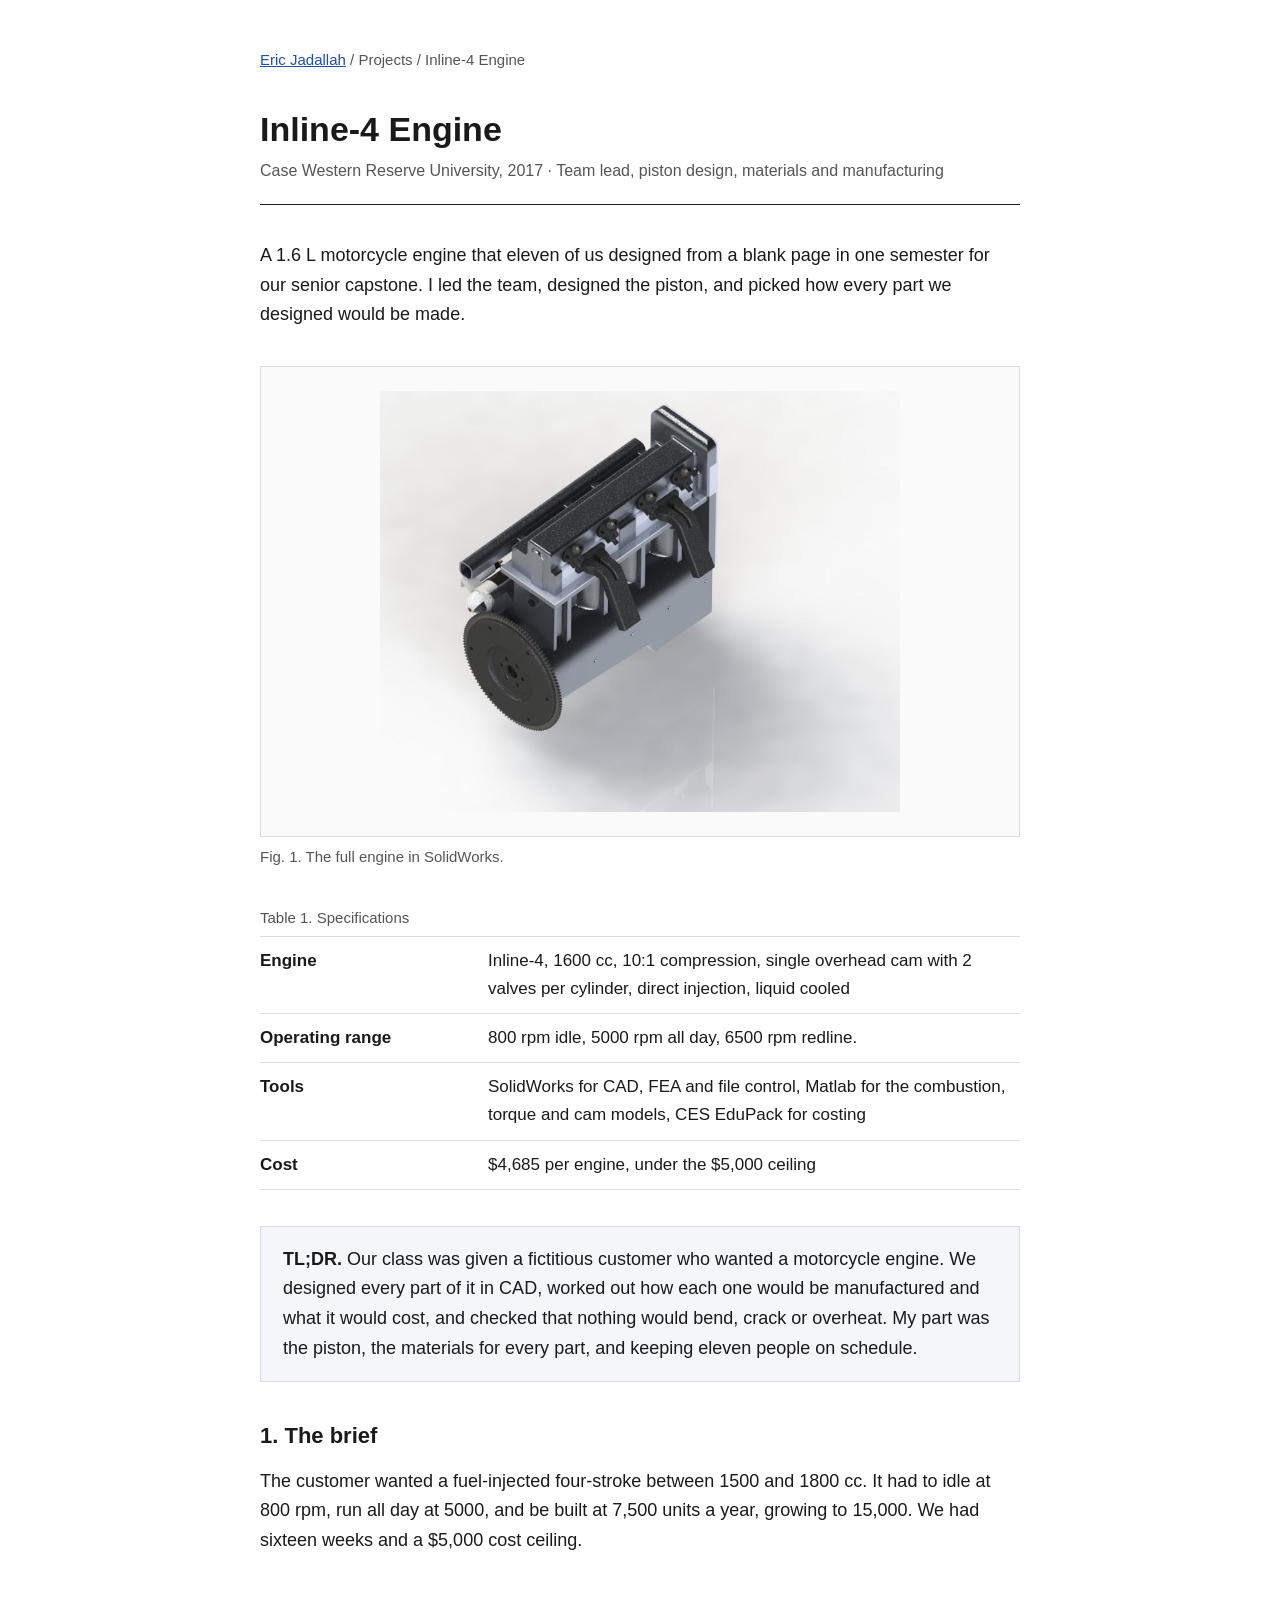
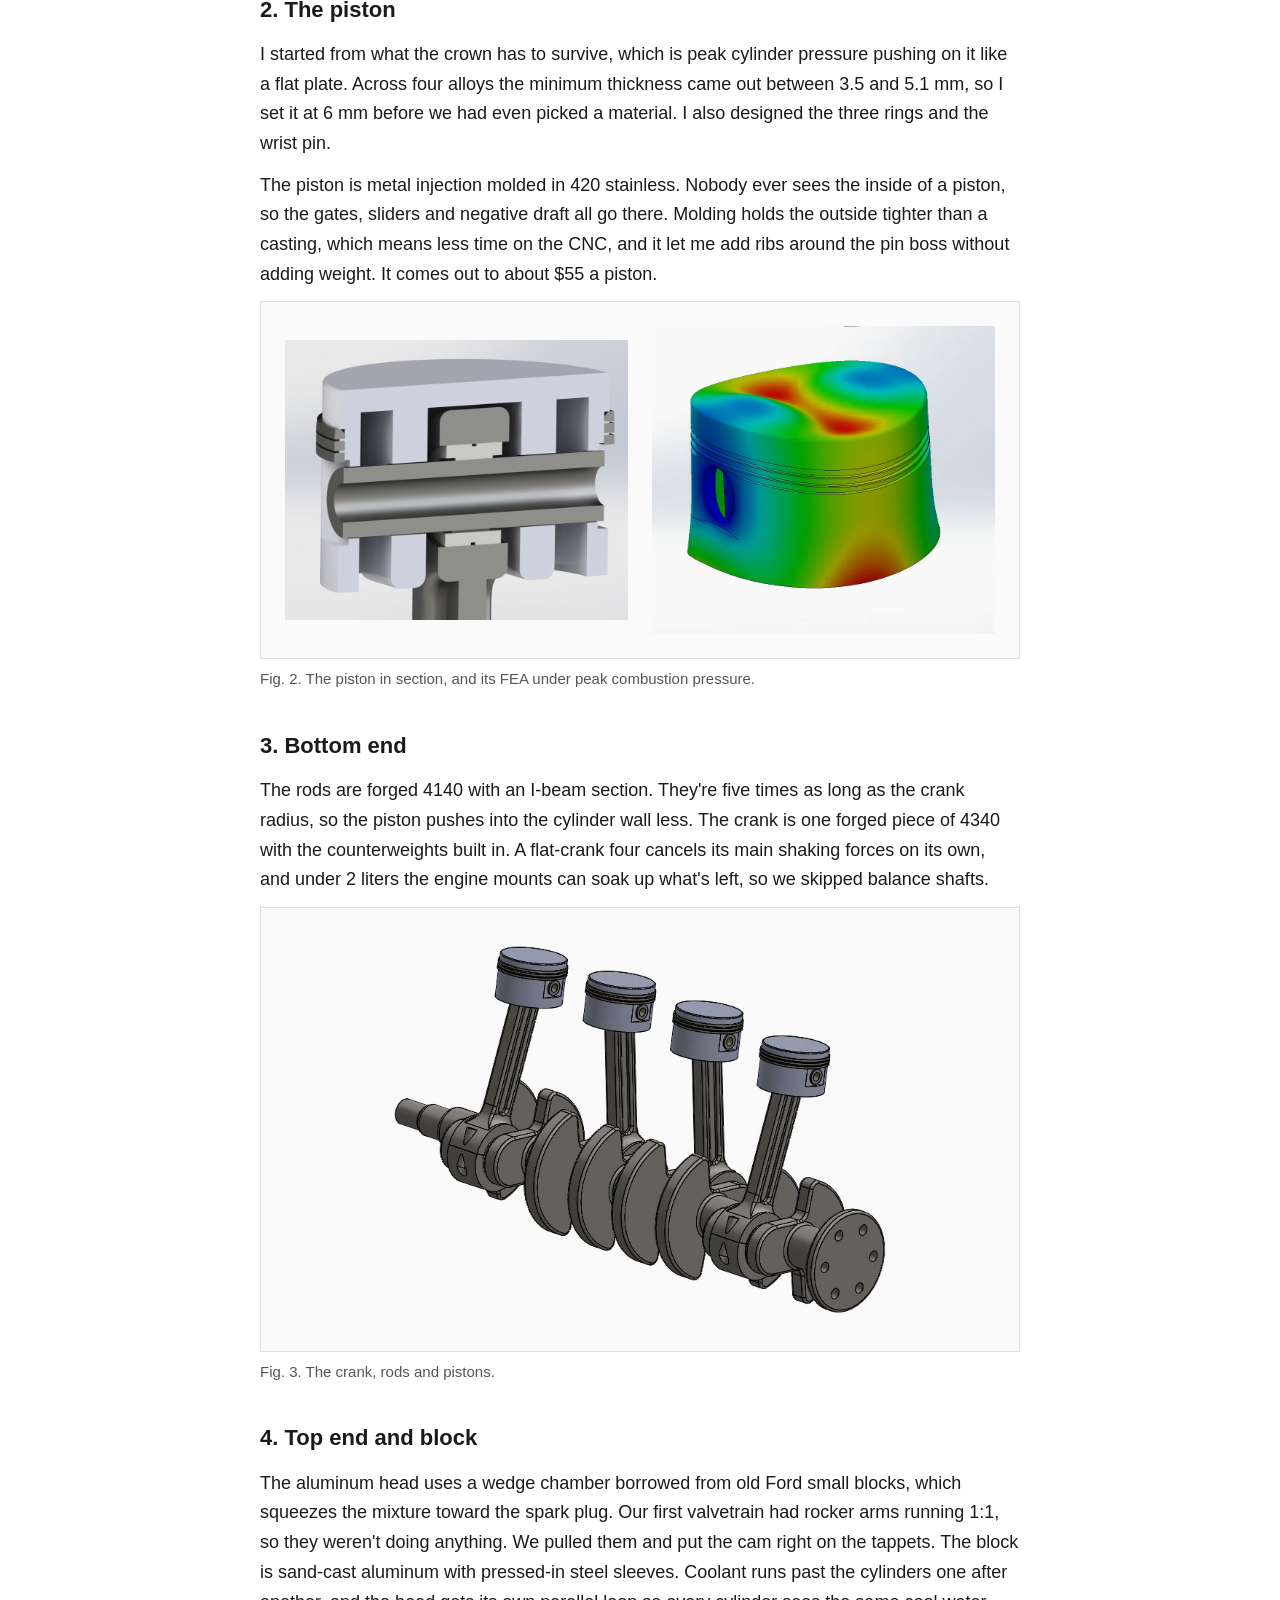
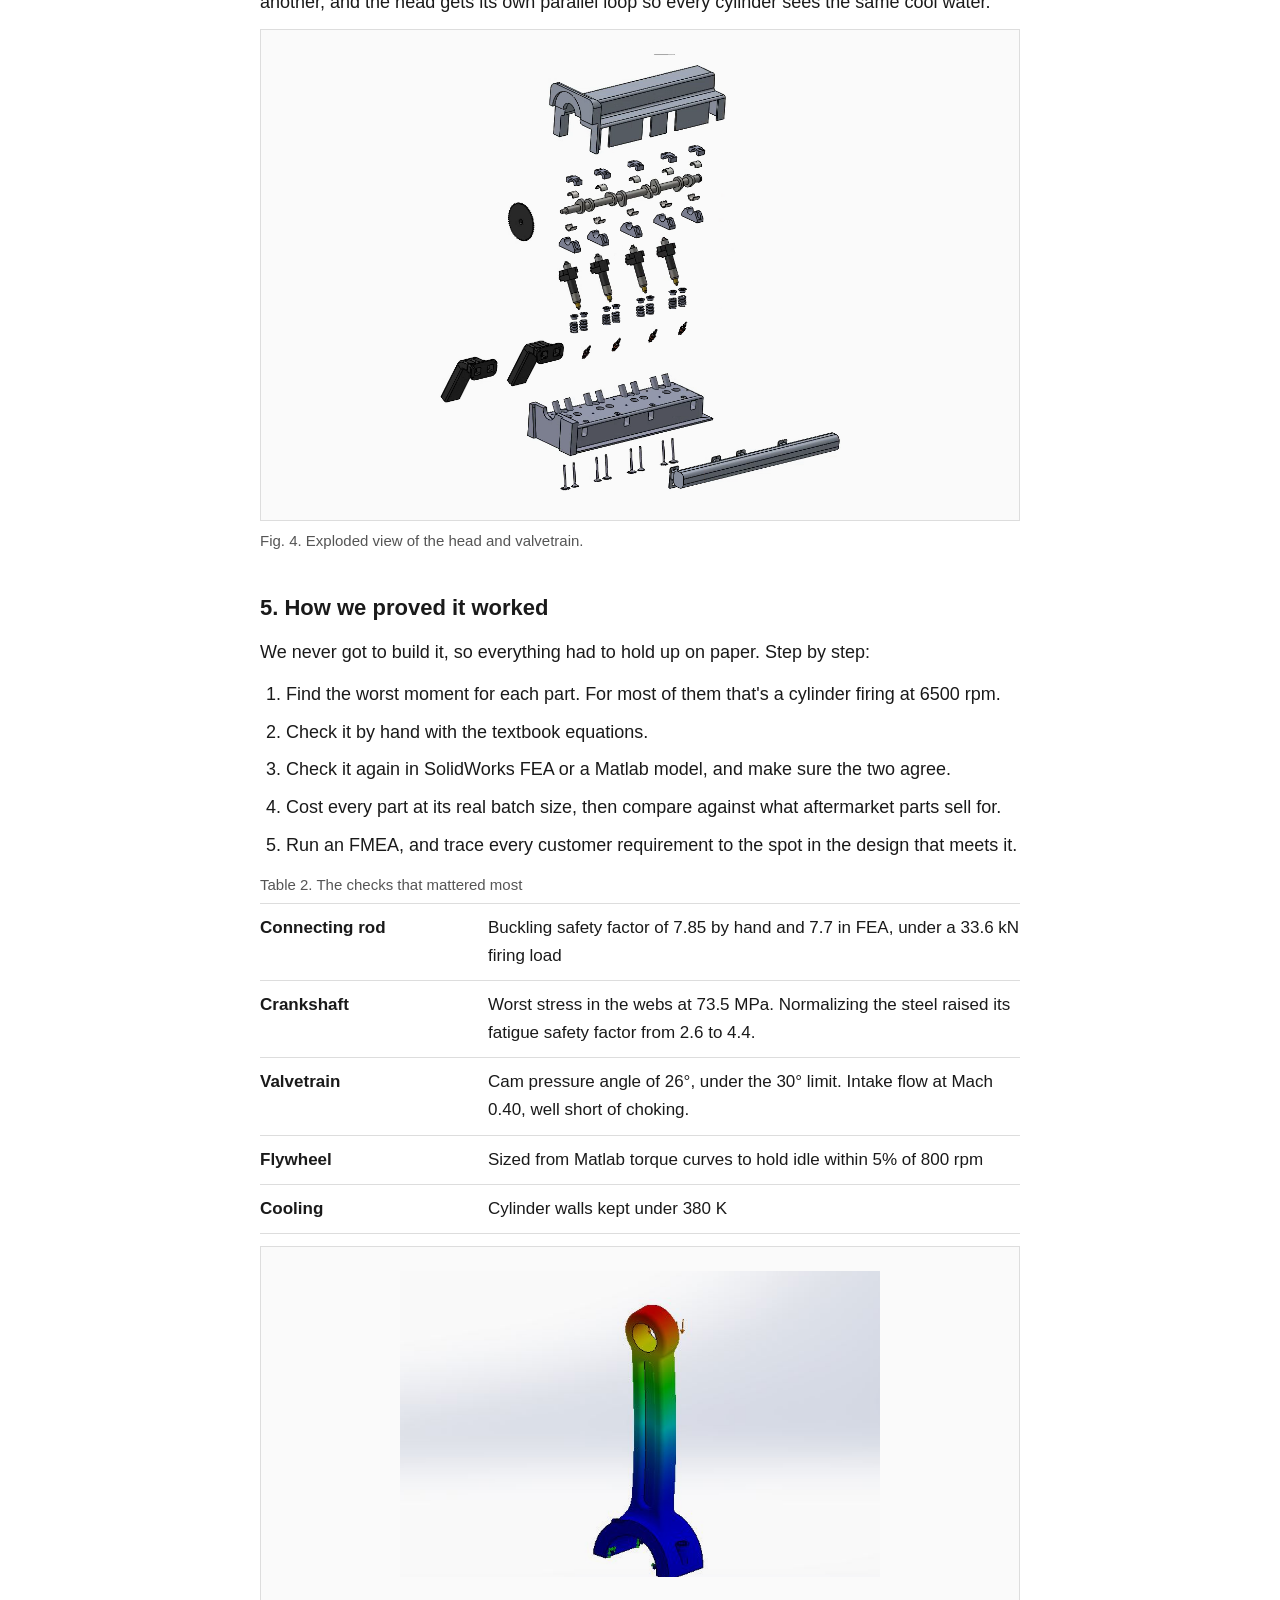
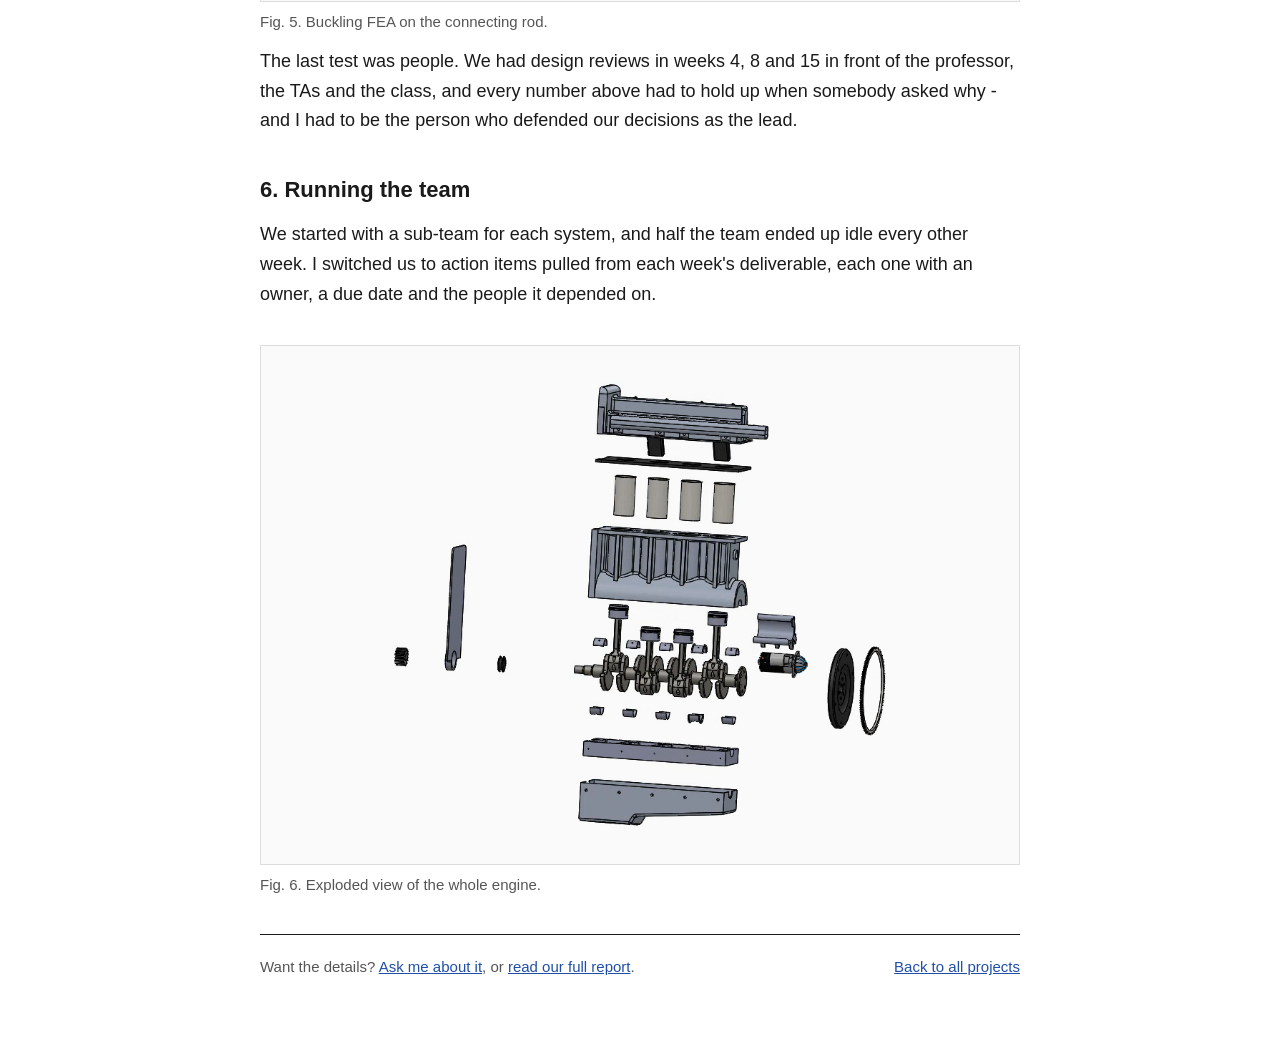
<file: i4-engine.html>
<!doctype html>
<html lang="en">
<head>
<meta charset="utf-8">
<meta name="viewport" content="width=device-width, initial-scale=1">
<meta name="description" content="A 1.6 L motorcycle engine that eleven of us designed from a blank page in one semester for our senior capstone.">
<link rel="icon" href="/favicon.svg" type="image/svg+xml">
<link rel="icon" href="/favicon-32.png" sizes="32x32" type="image/png">
<link rel="apple-touch-icon" href="/apple-touch-icon.png">
<meta property="og:type" content="website">
<meta property="og:site_name" content="Eric Jadallah">
<meta property="og:title" content="Inline-4 Engine">
<meta property="og:description" content="A 1.6 L motorcycle engine that eleven of us designed from a blank page in one semester for our senior capstone.">
<meta property="og:url" content="https://jadallah.io/i4-engine.html">
<meta property="og:image" content="https://jadallah.io/og-image.png">
<meta property="og:image:width" content="1200">
<meta property="og:image:height" content="630">
<meta property="og:image:alt" content="Eric Jadallah, mechanical design &amp; validation engineer, with a line drawing of the deadbolt and latch validation rig.">
<meta name="twitter:card" content="summary_large_image">
<meta name="robots" content="noindex">
<title>Inline-4 Engine, Eric Jadallah</title>
<link rel="preconnect" href="https://fonts.googleapis.com">
<link href="https://fonts.googleapis.com/css2?family=Inter:wght@400;600&amp;display=swap" rel="stylesheet">
<style>
body{margin:0;background:#FFFFFF}
a{color:#1F4FA8}a:hover{color:#123570}
img{max-width:100%}
</style>
</head>
<body>
<div style="background: #FFFFFF; color: #1A1A1A; font-family: 'Helvetica Neue', Helvetica, Inter, Arial, sans-serif; font-size: 18px; line-height: 1.65; min-height: 100vh;">

<div style="max-width: 760px; margin: 0 auto; padding: 48px 24px 80px; display: flex; flex-direction: column; gap: 36px;">

<nav aria-label="Breadcrumb" style="font-family: 'Helvetica Neue', Helvetica, Inter, Arial, sans-serif; font-size: 15px; color: #555555;">
<a href="index.html">Eric Jadallah</a> / Projects / Inline-4 Engine
</nav>

<header style="display: flex; flex-direction: column; gap: 8px; padding-bottom: 20px; border-bottom: 1px solid #1A1A1A;">
<h1 style="margin: 0; font-size: 34px; font-weight: 600; line-height: 1.2;">Inline-4 Engine</h1>
<p style="margin: 0; font-family: 'Helvetica Neue', Helvetica, Inter, Arial, sans-serif; font-size: 16px; color: #555555;">Case Western Reserve University, 2017 · Team lead, piston design, materials and manufacturing</p>
</header>

<p style="margin: 0;">A 1.6 L motorcycle engine that eleven of us designed from a blank page in one semester for our senior capstone. I led the team, designed the piston, and picked how every part we designed would be made.</p>

<figure style="margin: 0; display: flex; flex-direction: column; gap: 8px;">
<div style="border: 1px solid #DDDDDD; padding: 24px; background: #FAFAFA;">
<img src="images/i4-01-assembly.png" alt="Rendered CAD model of the complete inline-4 engine with flywheel, block, cylinder head and manifolds" style="display: block; width: 100%; max-width: 520px; height: auto; margin: 0 auto; mix-blend-mode: multiply;">
</div>
<figcaption style="font-family: 'Helvetica Neue', Helvetica, Inter, Arial, sans-serif; font-size: 15px; color: #555555;">Fig. 1. The full engine in SolidWorks.</figcaption>
</figure>

<table style="width: 100%; border-collapse: collapse; font-size: 17px;">
<caption style="text-align: left; font-family: 'Helvetica Neue', Helvetica, Inter, Arial, sans-serif; font-size: 15px; color: #555555; padding-bottom: 6px;">Table 1. Specifications</caption>
<tbody>
<tr style="border-top: 1px solid #DDDDDD;"><th scope="row" style="text-align: left; font-weight: 600; padding: 10px 16px 10px 0; vertical-align: top; width: 30%;">Engine</th><td style="padding: 10px 0;">Inline-4, 1600 cc, 10:1 compression, single overhead cam with 2 valves per cylinder, direct injection, liquid cooled</td></tr>
<tr style="border-top: 1px solid #DDDDDD;"><th scope="row" style="text-align: left; font-weight: 600; padding: 10px 16px 10px 0; vertical-align: top;">Operating range</th><td style="padding: 10px 0;">800 rpm idle, 5000 rpm all day, 6500 rpm redline.</td></tr>
<tr style="border-top: 1px solid #DDDDDD;"><th scope="row" style="text-align: left; font-weight: 600; padding: 10px 16px 10px 0; vertical-align: top;">Tools</th><td style="padding: 10px 0;">SolidWorks for CAD, FEA and file control, Matlab for the combustion, torque and cam models, CES EduPack for costing</td></tr>
<tr style="border-top: 1px solid #DDDDDD; border-bottom: 1px solid #DDDDDD;"><th scope="row" style="text-align: left; font-weight: 600; padding: 10px 16px 10px 0; vertical-align: top;">Cost</th><td style="padding: 10px 0;">$4,685 per engine, under the $5,000 ceiling</td></tr>
</tbody>
</table>

<div style="padding: 18px 22px; background: #F4F6FA; border: 1px solid #D5DCEA;">
<p style="margin: 0;"><strong style="font-weight: 600;">TL;DR.</strong> Our class was given a fictitious customer who wanted a motorcycle engine. We designed every part of it in CAD, worked out how each one would be manufactured and what it would cost, and checked that nothing would bend, crack or overheat. My part was the piston, the materials for every part, and keeping eleven people on schedule.</p>
</div>

<section style="display: flex; flex-direction: column; gap: 12px;">
<h2 style="margin: 0; font-size: 22px; font-weight: 600;">1. The brief</h2>
<p style="margin: 0;">The customer wanted a fuel-injected four-stroke between 1500 and 1800 cc. It had to idle at 800 rpm, run all day at 5000, and be built at 7,500 units a year, growing to 15,000. We had sixteen weeks and a $5,000 cost ceiling.</p>
</section>

<section style="display: flex; flex-direction: column; gap: 12px;">
<h2 style="margin: 0; font-size: 22px; font-weight: 600;">2. The piston</h2>
<p style="margin: 0;">I started from what the crown has to survive, which is peak cylinder pressure pushing on it like a flat plate. Across four alloys the minimum thickness came out between 3.5 and 5.1 mm, so I set it at 6 mm before we had even picked a material. I also designed the three rings and the wrist pin.</p>
<p style="margin: 0;">The piston is metal injection molded in 420 stainless. Nobody ever sees the inside of a piston, so the gates, sliders and negative draft all go there. Molding holds the outside tighter than a casting, which means less time on the CNC, and it let me add ribs around the pin boss without adding weight. It comes out to about $55 a piston.</p>
<figure style="margin: 0; display: flex; flex-direction: column; gap: 8px;">
<div style="border: 1px solid #DDDDDD; padding: 24px; background: #FAFAFA; display: grid; grid-template-columns: repeat(auto-fit, minmax(220px, 1fr)); gap: 24px; align-items: center;">
<img src="images/i4-05-piston-section.png" alt="Section view of the piston showing the crown, three ring grooves, the wrist pin and the top of the connecting rod" style="display: block; width: 100%; height: auto; mix-blend-mode: multiply;">
<img src="images/i4-06-piston-fea.png" alt="Finite element plot on the piston, colored from blue to red" style="display: block; width: 100%; height: auto; mix-blend-mode: multiply;">
</div>
<figcaption style="font-family: 'Helvetica Neue', Helvetica, Inter, Arial, sans-serif; font-size: 15px; color: #555555;">Fig. 2. The piston in section, and its FEA under peak combustion pressure.</figcaption>
</figure>
</section>

<section style="display: flex; flex-direction: column; gap: 12px;">
<h2 style="margin: 0; font-size: 22px; font-weight: 600;">3. Bottom end</h2>
<p style="margin: 0;">The rods are forged 4140 with an I-beam section. They're five times as long as the crank radius, so the piston pushes into the cylinder wall less. The crank is one forged piece of 4340 with the counterweights built in. A flat-crank four cancels its main shaking forces on its own, and under 2 liters the engine mounts can soak up what's left, so we skipped balance shafts.</p>
<figure style="margin: 0; display: flex; flex-direction: column; gap: 8px;">
<div style="border: 1px solid #DDDDDD; padding: 24px; background: #FAFAFA;">
<img src="images/i4-02-rotating-assembly.png" alt="Crankshaft with four connecting rods and pistons" style="display: block; width: 100%; max-width: 520px; height: auto; margin: 0 auto; mix-blend-mode: multiply;">
</div>
<figcaption style="font-family: 'Helvetica Neue', Helvetica, Inter, Arial, sans-serif; font-size: 15px; color: #555555;">Fig. 3. The crank, rods and pistons.</figcaption>
</figure>
</section>

<section style="display: flex; flex-direction: column; gap: 12px;">
<h2 style="margin: 0; font-size: 22px; font-weight: 600;">4. Top end and block</h2>
<p style="margin: 0;">The aluminum head uses a wedge chamber borrowed from old Ford small blocks, which squeezes the mixture toward the spark plug. Our first valvetrain had rocker arms running 1:1, so they weren't doing anything. We pulled them and put the cam right on the tappets. The block is sand-cast aluminum with pressed-in steel sleeves. Coolant runs past the cylinders one after another, and the head gets its own parallel loop so every cylinder sees the same cool water.</p>
<figure style="margin: 0; display: flex; flex-direction: column; gap: 8px;">
<div style="border: 1px solid #DDDDDD; padding: 24px; background: #FAFAFA;">
<img src="images/i4-03-exploded-head-and-valvetrain.png" alt="Exploded view of the valve cover, camshaft, cam bearings, tappets, valves, cylinder head and manifolds" style="display: block; width: 100%; max-width: 420px; height: auto; margin: 0 auto; mix-blend-mode: multiply;">
</div>
<figcaption style="font-family: 'Helvetica Neue', Helvetica, Inter, Arial, sans-serif; font-size: 15px; color: #555555;">Fig. 4. Exploded view of the head and valvetrain.</figcaption>
</figure>
</section>

<section style="display: flex; flex-direction: column; gap: 12px;">
<h2 style="margin: 0; font-size: 22px; font-weight: 600;">5. How we proved it worked</h2>
<p style="margin: 0;">We never got to build it, so everything had to hold up on paper. Step by step:</p>
<ol style="margin: 0; padding-left: 26px; display: flex; flex-direction: column; gap: 8px;">
<li>Find the worst moment for each part. For most of them that's a cylinder firing at 6500 rpm.</li>
<li>Check it by hand with the textbook equations.</li>
<li>Check it again in SolidWorks FEA or a Matlab model, and make sure the two agree.</li>
<li>Cost every part at its real batch size, then compare against what aftermarket parts sell for.</li>
<li>Run an FMEA, and trace every customer requirement to the spot in the design that meets it.</li>
</ol>
<table style="width: 100%; border-collapse: collapse; font-size: 17px;">
<caption style="text-align: left; font-family: 'Helvetica Neue', Helvetica, Inter, Arial, sans-serif; font-size: 15px; color: #555555; padding-bottom: 6px;">Table 2. The checks that mattered most</caption>
<tbody>
<tr style="border-top: 1px solid #DDDDDD;"><th scope="row" style="text-align: left; font-weight: 600; padding: 10px 16px 10px 0; vertical-align: top; width: 30%;">Connecting rod</th><td style="padding: 10px 0;">Buckling safety factor of 7.85 by hand and 7.7 in FEA, under a 33.6 kN firing load</td></tr>
<tr style="border-top: 1px solid #DDDDDD;"><th scope="row" style="text-align: left; font-weight: 600; padding: 10px 16px 10px 0; vertical-align: top;">Crankshaft</th><td style="padding: 10px 0;">Worst stress in the webs at 73.5 MPa. Normalizing the steel raised its fatigue safety factor from 2.6 to 4.4.</td></tr>
<tr style="border-top: 1px solid #DDDDDD;"><th scope="row" style="text-align: left; font-weight: 600; padding: 10px 16px 10px 0; vertical-align: top;">Valvetrain</th><td style="padding: 10px 0;">Cam pressure angle of 26°, under the 30° limit. Intake flow at Mach 0.40, well short of choking.</td></tr>
<tr style="border-top: 1px solid #DDDDDD;"><th scope="row" style="text-align: left; font-weight: 600; padding: 10px 16px 10px 0; vertical-align: top;">Flywheel</th><td style="padding: 10px 0;">Sized from Matlab torque curves to hold idle within 5% of 800 rpm</td></tr>
<tr style="border-top: 1px solid #DDDDDD; border-bottom: 1px solid #DDDDDD;"><th scope="row" style="text-align: left; font-weight: 600; padding: 10px 16px 10px 0; vertical-align: top;">Cooling</th><td style="padding: 10px 0;">Cylinder walls kept under 380 K</td></tr>
</tbody>
</table>
<figure style="margin: 0; display: flex; flex-direction: column; gap: 8px;">
<div style="border: 1px solid #DDDDDD; padding: 24px; background: #FAFAFA;">
<img src="images/i4-07-conrod-buckling-fea.png" alt="Buckling FEA plot of the connecting rod, colored from blue at the big end to red at the small end" style="display: block; width: 100%; max-width: 480px; height: auto; margin: 0 auto; mix-blend-mode: multiply;">
</div>
<figcaption style="font-family: 'Helvetica Neue', Helvetica, Inter, Arial, sans-serif; font-size: 15px; color: #555555;">Fig. 5. Buckling FEA on the connecting rod.</figcaption>
</figure>
<p style="margin: 0;">The last test was people. We had design reviews in weeks 4, 8 and 15 in front of the professor, the TAs and the class, and every number above had to hold up when somebody asked why - and I had to be the person who defended our decisions as the lead.</p>
</section>

<section style="display: flex; flex-direction: column; gap: 12px;">
<h2 style="margin: 0; font-size: 22px; font-weight: 600;">6. Running the team</h2>
<p style="margin: 0;">We started with a sub-team for each system, and half the team ended up idle every other week. I switched us to action items pulled from each week's deliverable, each one with an owner, a due date and the people it depended on.</p>
</section>

<figure style="margin: 0; display: flex; flex-direction: column; gap: 8px;">
<div style="border: 1px solid #DDDDDD; padding: 24px; background: #FAFAFA;">
<img src="images/i4-04-exploded-engine.png" alt="Exploded view of the whole engine, from valve cover down through head, block, crankshaft, flywheel and sump" style="display: block; width: 100%; max-width: 520px; height: auto; margin: 0 auto; mix-blend-mode: multiply;">
</div>
<figcaption style="font-family: 'Helvetica Neue', Helvetica, Inter, Arial, sans-serif; font-size: 15px; color: #555555;">Fig. 6. Exploded view of the whole engine.</figcaption>
</figure>

<footer style="padding-top: 20px; border-top: 1px solid #1A1A1A; font-family: 'Helvetica Neue', Helvetica, Inter, Arial, sans-serif; font-size: 15px; color: #555555; display: flex; flex-wrap: wrap; gap: 8px 24px; justify-content: space-between;">
<p style="margin: 0;">Want the details? <a href="mailto:eric@jadallah.io">Ask me about it</a>, or <a href="https://drive.google.com/file/d/1wmUait3LbxtPPLZ0MmSMwe3hMNnankD9/view?usp=sharing">read our full report</a>.</p>
<a href="index.html">Back to all projects</a>
</footer>

</div>
</div>
</body>
</html>
</file>
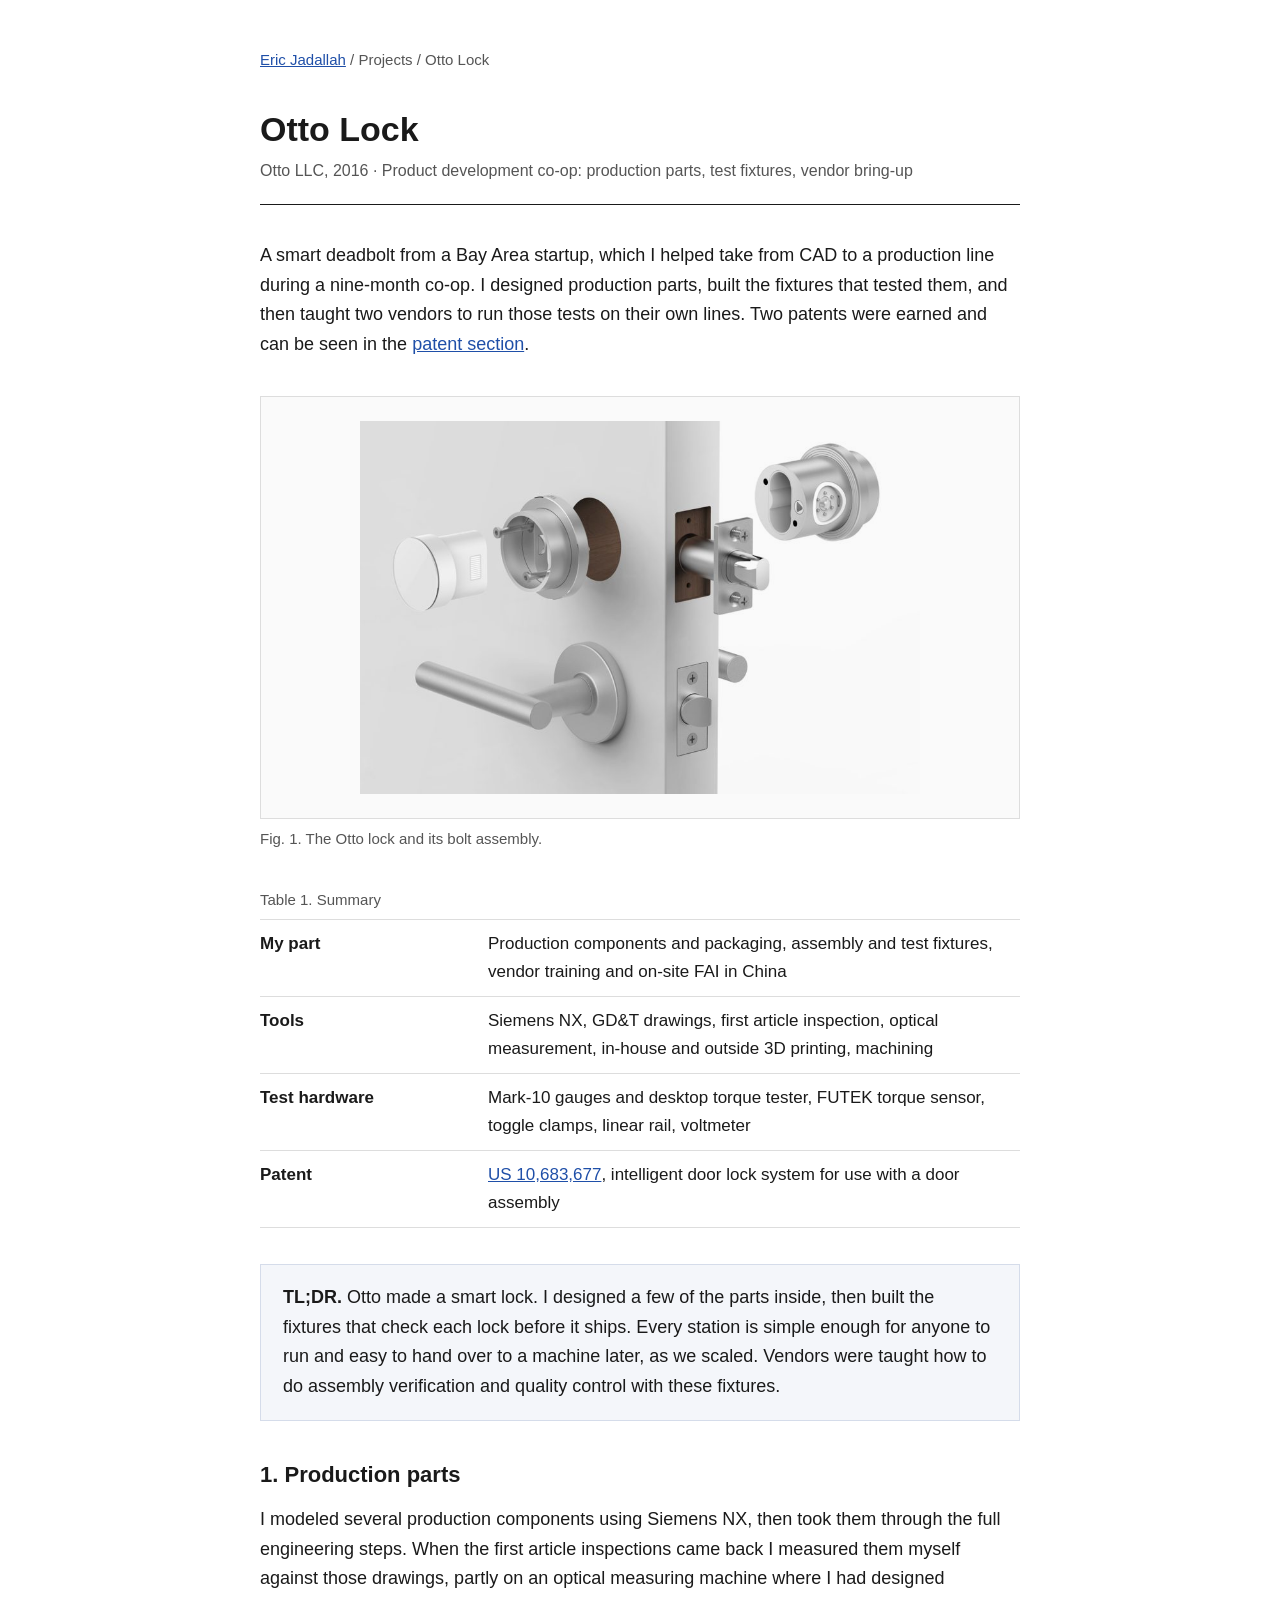
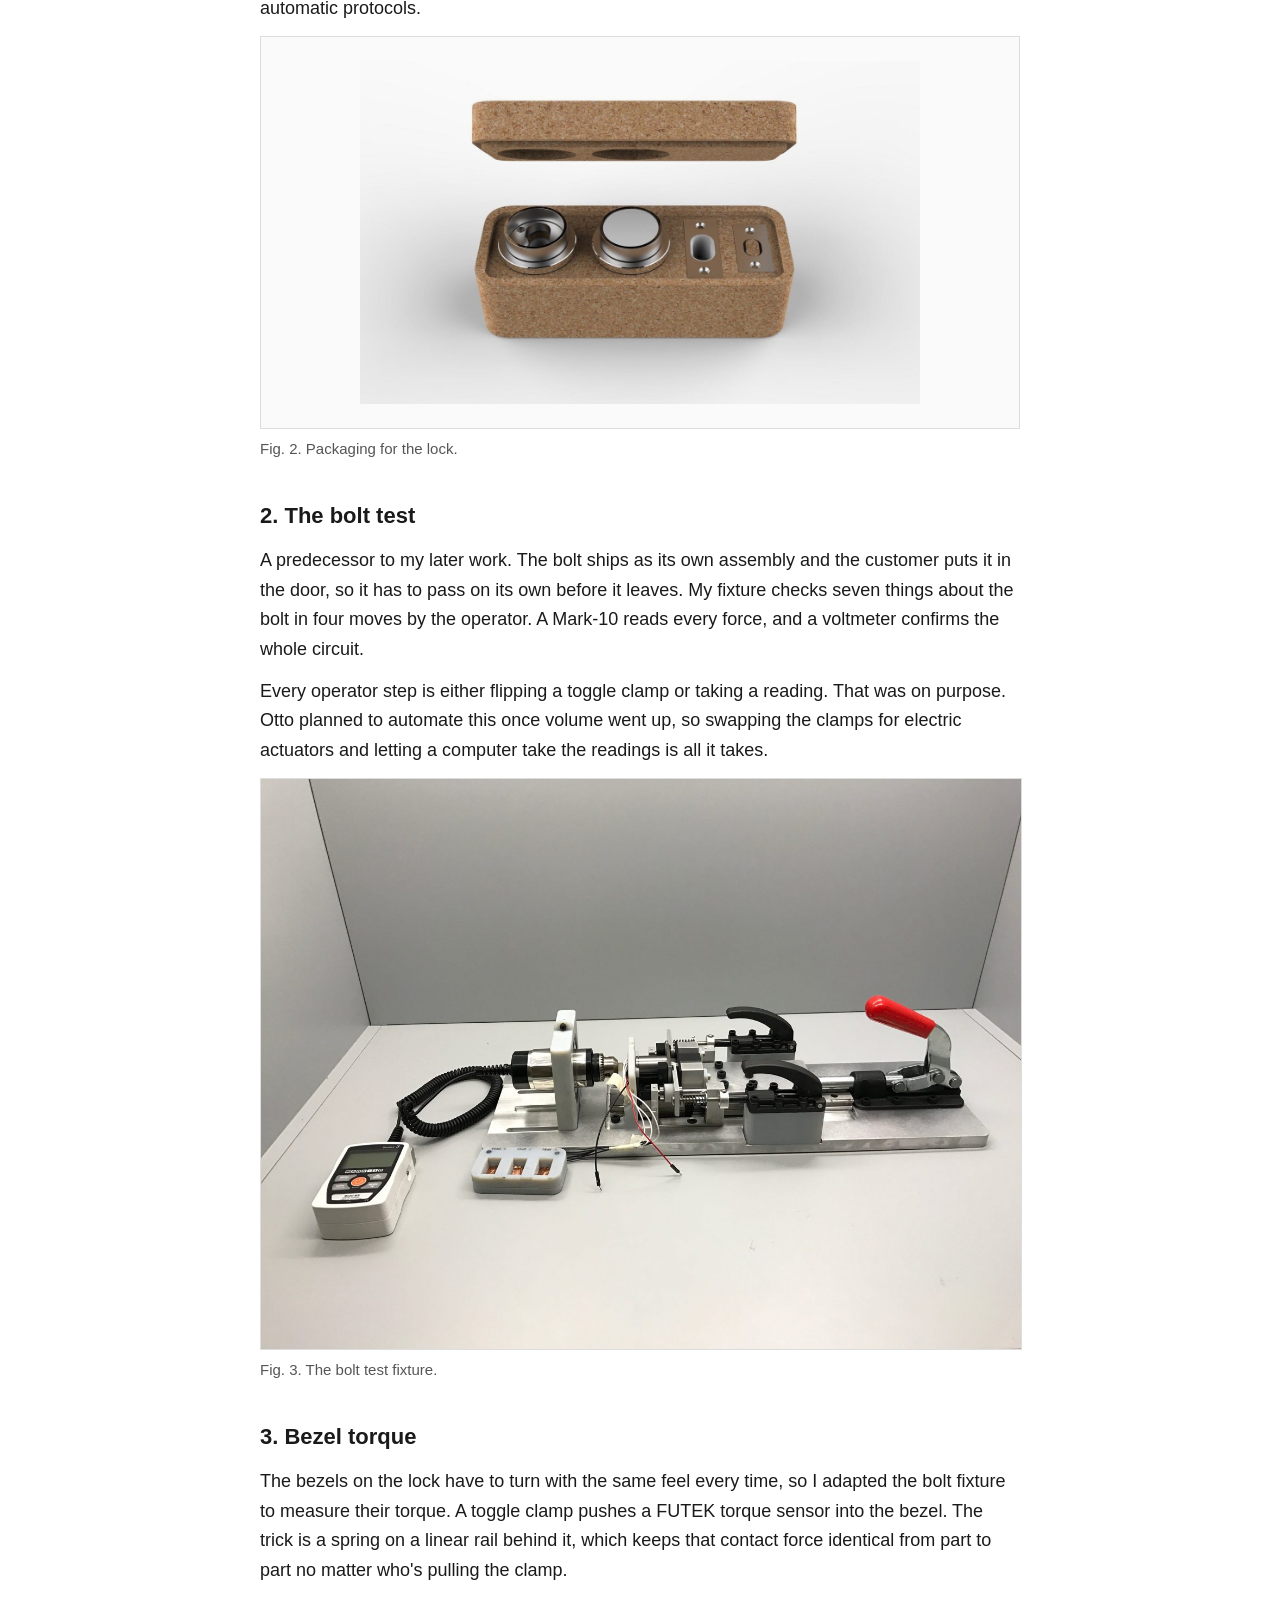
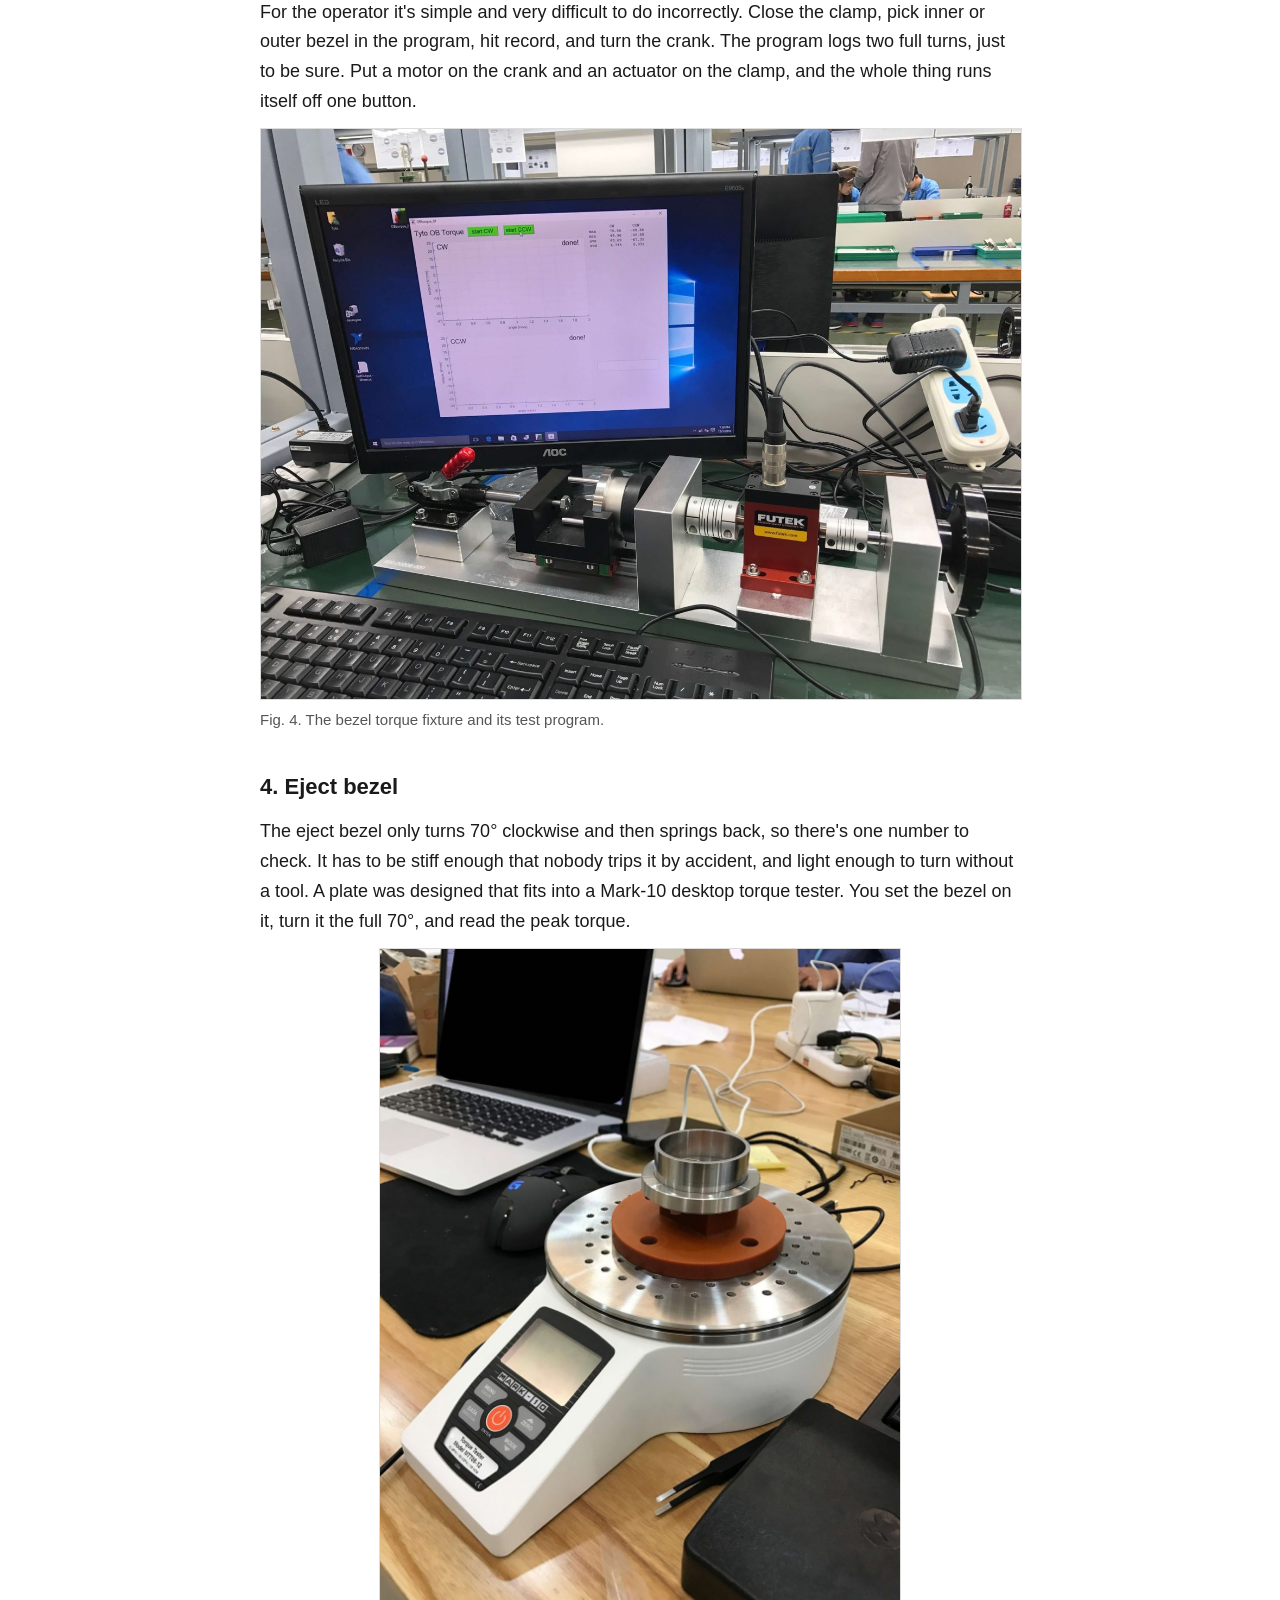
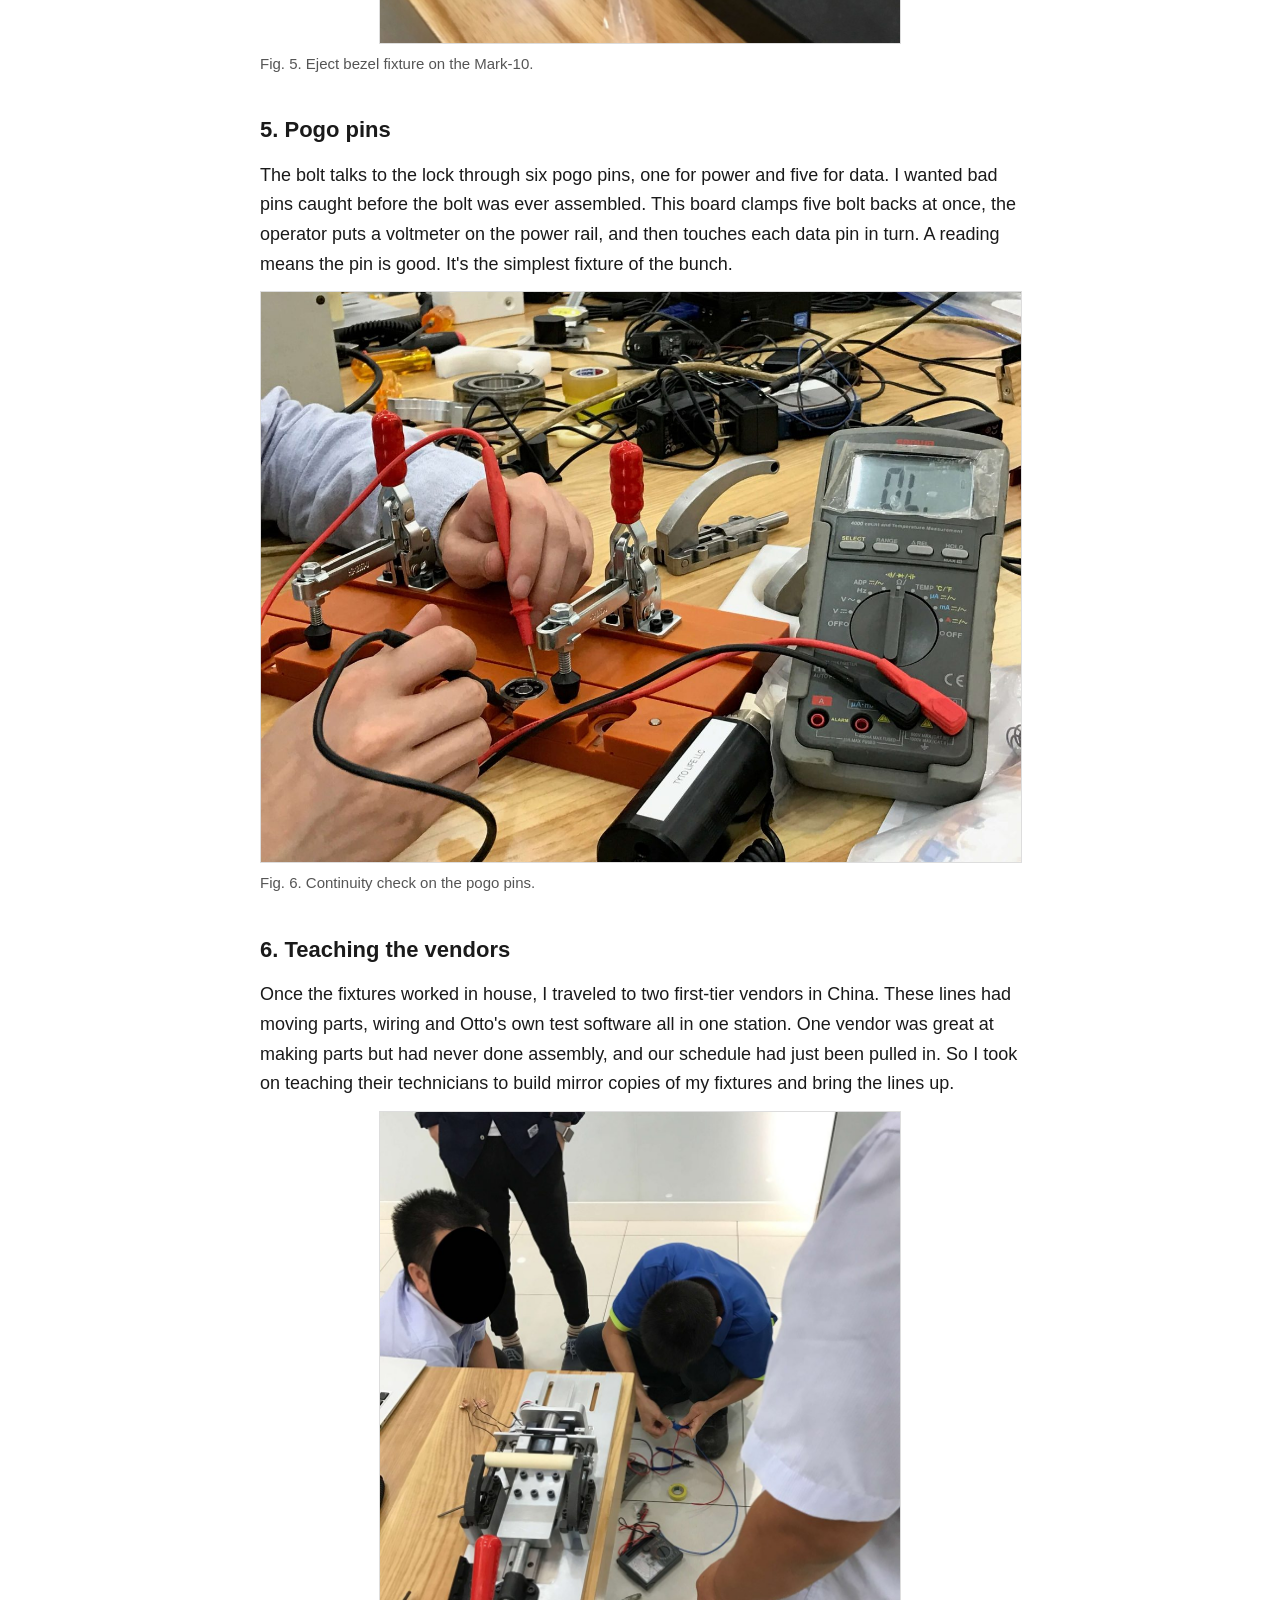
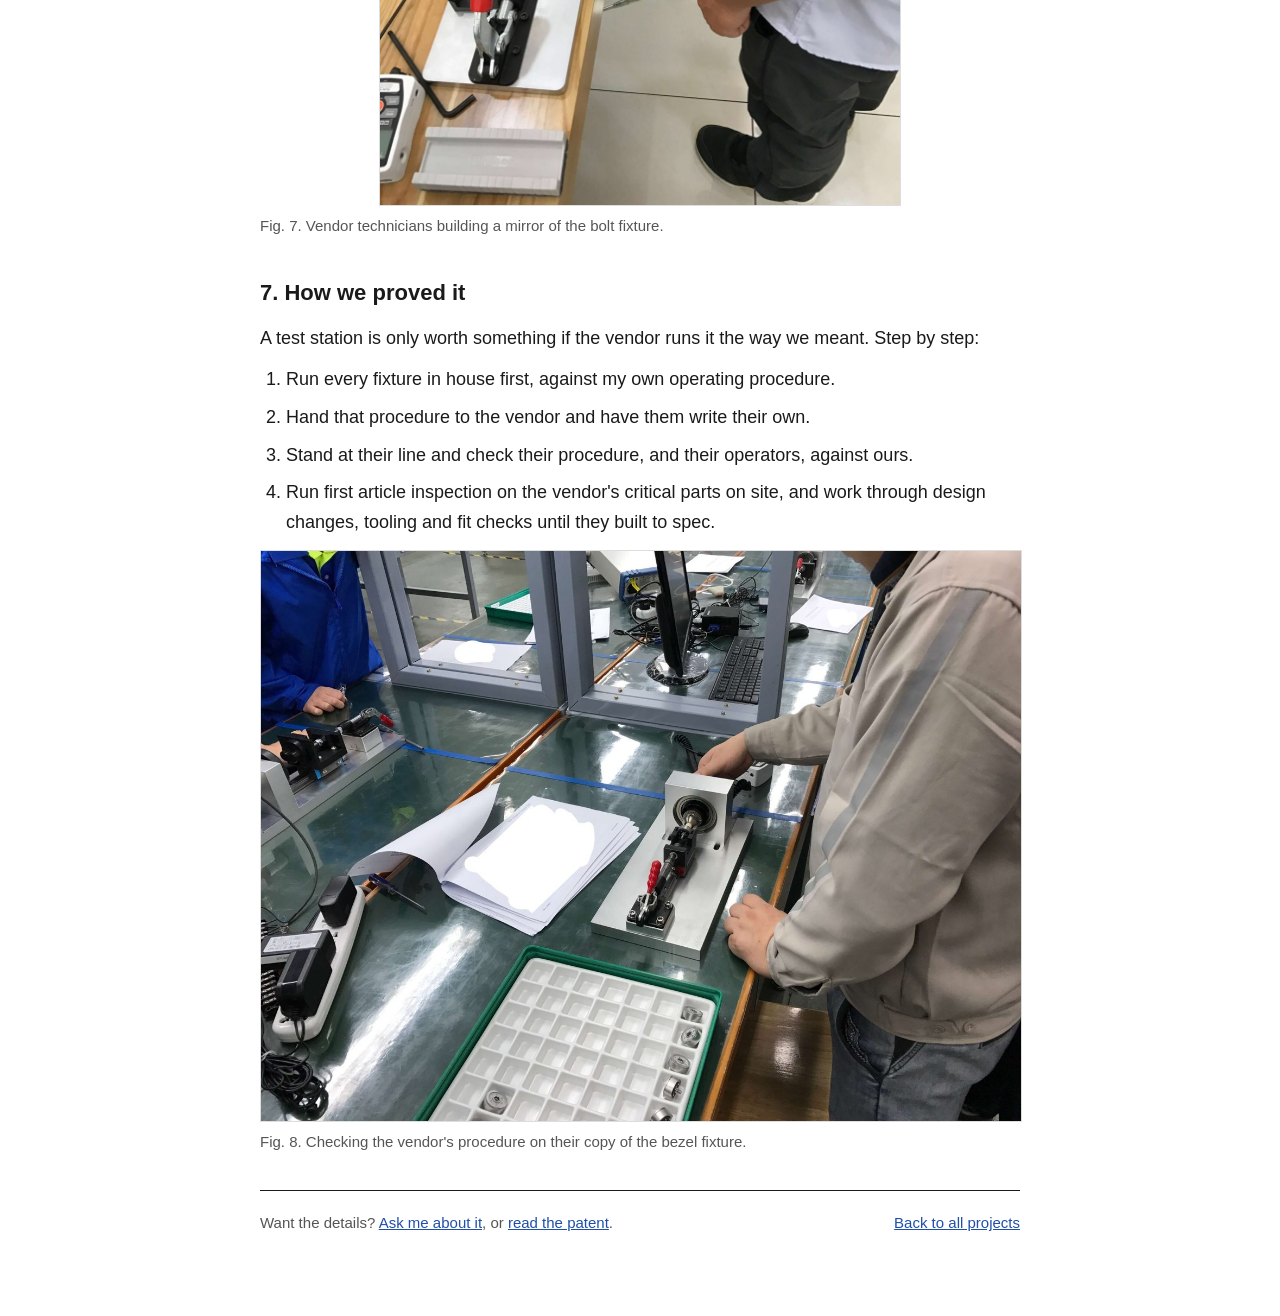
<file: otto-lock.html>
<!doctype html>
<html lang="en">
<head>
<meta charset="utf-8">
<meta name="viewport" content="width=device-width, initial-scale=1">
<meta name="description" content="A smart deadbolt from a Bay Area startup, which I helped take from CAD to a production line during a nine-month co-op.">
<link rel="icon" href="/favicon.svg" type="image/svg+xml">
<link rel="icon" href="/favicon-32.png" sizes="32x32" type="image/png">
<link rel="apple-touch-icon" href="/apple-touch-icon.png">
<meta property="og:type" content="website">
<meta property="og:site_name" content="Eric Jadallah">
<meta property="og:title" content="Otto Lock">
<meta property="og:description" content="A smart deadbolt from a Bay Area startup, which I helped take from CAD to a production line during a nine-month co-op.">
<meta property="og:url" content="https://jadallah.io/otto-lock.html">
<meta property="og:image" content="https://jadallah.io/og-image.png">
<meta property="og:image:width" content="1200">
<meta property="og:image:height" content="630">
<meta property="og:image:alt" content="Eric Jadallah, mechanical design &amp; validation engineer, with a line drawing of the deadbolt and latch validation rig.">
<meta name="twitter:card" content="summary_large_image">
<meta name="robots" content="noindex">
<title>Otto Lock, Eric Jadallah</title>
<link rel="preconnect" href="https://fonts.googleapis.com">
<link href="https://fonts.googleapis.com/css2?family=Inter:wght@400;600&amp;display=swap" rel="stylesheet">
<style>
body{margin:0;background:#FFFFFF}
a{color:#1F4FA8}a:hover{color:#123570}
img{max-width:100%}
</style>
</head>
<body>
<div style="background: #FFFFFF; color: #1A1A1A; font-family: 'Helvetica Neue', Helvetica, Inter, Arial, sans-serif; font-size: 18px; line-height: 1.65; min-height: 100vh;">

<div style="max-width: 760px; margin: 0 auto; padding: 48px 24px 80px; display: flex; flex-direction: column; gap: 36px;">

<nav aria-label="Breadcrumb" style="font-family: 'Helvetica Neue', Helvetica, Inter, Arial, sans-serif; font-size: 15px; color: #555555;">
<a href="index.html">Eric Jadallah</a> / Projects / Otto Lock
</nav>

<header style="display: flex; flex-direction: column; gap: 8px; padding-bottom: 20px; border-bottom: 1px solid #1A1A1A;">
<h1 style="margin: 0; font-size: 34px; font-weight: 600; line-height: 1.2;">Otto Lock</h1>
<p style="margin: 0; font-family: 'Helvetica Neue', Helvetica, Inter, Arial, sans-serif; font-size: 16px; color: #555555;">Otto LLC, 2016 · Product development co-op: production parts, test fixtures, vendor bring-up</p>
</header>

<p style="margin: 0;">A smart deadbolt from a Bay Area startup, which I helped take from CAD to a production line during a nine-month co-op. I designed production parts, built the fixtures that tested them, and then taught two vendors to run those tests on their own lines. Two patents were earned and can be seen in the <a href="index.html#patents">patent section</a>.</p>

<figure style="margin: 0; display: flex; flex-direction: column; gap: 8px;">
<div style="border: 1px solid #DDDDDD; padding: 24px; background: #FAFAFA;">
<img src="images/otto-01.jpg" alt="Exploded render of the Otto lock: interior and exterior units, deadbolt and strike on a door" style="display: block; width: 100%; max-width: 560px; height: auto; margin: 0 auto; mix-blend-mode: multiply;">
</div>
<figcaption style="font-family: 'Helvetica Neue', Helvetica, Inter, Arial, sans-serif; font-size: 15px; color: #555555;">Fig. 1. The Otto lock and its bolt assembly.</figcaption>
</figure>

<table style="width: 100%; border-collapse: collapse; font-size: 17px;">
<caption style="text-align: left; font-family: 'Helvetica Neue', Helvetica, Inter, Arial, sans-serif; font-size: 15px; color: #555555; padding-bottom: 6px;">Table 1. Summary</caption>
<tbody>
<tr style="border-top: 1px solid #DDDDDD;"><th scope="row" style="text-align: left; font-weight: 600; padding: 10px 16px 10px 0; vertical-align: top; width: 30%;">My part</th><td style="padding: 10px 0;">Production components and packaging, assembly and test fixtures, vendor training and on-site FAI in China</td></tr>
<tr style="border-top: 1px solid #DDDDDD;"><th scope="row" style="text-align: left; font-weight: 600; padding: 10px 16px 10px 0; vertical-align: top;">Tools</th><td style="padding: 10px 0;">Siemens NX, GD&amp;T drawings, first article inspection, optical measurement, in-house and outside 3D printing, machining</td></tr>
<tr style="border-top: 1px solid #DDDDDD;"><th scope="row" style="text-align: left; font-weight: 600; padding: 10px 16px 10px 0; vertical-align: top;">Test hardware</th><td style="padding: 10px 0;">Mark-10 gauges and desktop torque tester, FUTEK torque sensor, toggle clamps, linear rail, voltmeter</td></tr>
<tr style="border-top: 1px solid #DDDDDD; border-bottom: 1px solid #DDDDDD;"><th scope="row" style="text-align: left; font-weight: 600; padding: 10px 16px 10px 0; vertical-align: top;">Patent</th><td style="padding: 10px 0;"><a href="https://patents.justia.com/patent/10683677">US 10,683,677</a>, intelligent door lock system for use with a door assembly</td></tr>
</tbody>
</table>

<div style="padding: 18px 22px; background: #F4F6FA; border: 1px solid #D5DCEA;">
<p style="margin: 0;"><strong style="font-weight: 600;">TL;DR.</strong> Otto made a smart lock. I designed a few of the parts inside, then built the fixtures that check each lock before it ships. Every station is simple enough for anyone to run and easy to hand over to a machine later, as we scaled. Vendors were taught how to do assembly verification and quality control with these fixtures.</p>
</div>

<section style="display: flex; flex-direction: column; gap: 12px;">
<h2 style="margin: 0; font-size: 22px; font-weight: 600;">1. Production parts</h2>
<p style="margin: 0;">I modeled several production components using Siemens NX, then took them through the full engineering steps. When the first article inspections came back I measured them myself against those drawings, partly on an optical measuring machine where I had designed automatic protocols.</p>
<figure style="margin: 0; display: flex; flex-direction: column; gap: 8px;">
<div style="border: 1px solid #DDDDDD; padding: 24px; background: #FAFAFA;">
<img src="images/otto-02.jpg" alt="Render of a cork box with its lid lifted, holding the lock's parts in fitted pockets" style="display: block; width: 100%; max-width: 560px; height: auto; margin: 0 auto; mix-blend-mode: multiply;">
</div>
<figcaption style="font-family: 'Helvetica Neue', Helvetica, Inter, Arial, sans-serif; font-size: 15px; color: #555555;">Fig. 2. Packaging for the lock.</figcaption>
</figure>
</section>

<section style="display: flex; flex-direction: column; gap: 12px;">
<h2 style="margin: 0; font-size: 22px; font-weight: 600;">2. The bolt test</h2>
<p style="margin: 0;">A predecessor to my later work. The bolt ships as its own assembly and the customer puts it in the door, so it has to pass on its own before it leaves. My fixture checks seven things about the bolt in four moves by the operator. A Mark-10 reads every force, and a voltmeter confirms the whole circuit.</p>
<p style="margin: 0;">Every operator step is either flipping a toggle clamp or taking a reading. That was on purpose. Otto planned to automate this once volume went up, so swapping the clamps for electric actuators and letting a computer take the readings is all it takes.</p>
<figure style="margin: 0; display: flex; flex-direction: column; gap: 8px;">
<img src="images/otto-03.jpg" alt="Bolt test fixture on an aluminum plate with toggle clamps, a linear slide and a Mark-10 gauge beside it" style="display: block; width: 100%; height: auto; border: 1px solid #DDDDDD;">
<figcaption style="font-family: 'Helvetica Neue', Helvetica, Inter, Arial, sans-serif; font-size: 15px; color: #555555;">Fig. 3. The bolt test fixture.</figcaption>
</figure>
</section>

<section style="display: flex; flex-direction: column; gap: 12px;">
<h2 style="margin: 0; font-size: 22px; font-weight: 600;">3. Bezel torque</h2>
<p style="margin: 0;">The bezels on the lock have to turn with the same feel every time, so I adapted the bolt fixture to measure their torque. A toggle clamp pushes a FUTEK torque sensor into the bezel. The trick is a spring on a linear rail behind it, which keeps that contact force identical from part to part no matter who's pulling the clamp.</p>
<p style="margin: 0;">For the operator it's simple and very difficult to do incorrectly. Close the clamp, pick inner or outer bezel in the program, hit record, and turn the crank. The program logs two full turns, just to be sure. Put a motor on the crank and an actuator on the clamp, and the whole thing runs itself off one button.</p>
<figure style="margin: 0; display: flex; flex-direction: column; gap: 8px;">
<img src="images/otto-06.jpg" alt="Bezel torque fixture: a red FUTEK torque sensor inline on a rail with a toggle clamp and crank, a PC showing the torque program behind it" style="display: block; width: 100%; height: auto; border: 1px solid #DDDDDD;">
<figcaption style="font-family: 'Helvetica Neue', Helvetica, Inter, Arial, sans-serif; font-size: 15px; color: #555555;">Fig. 4. The bezel torque fixture and its test program.</figcaption>
</figure>
</section>

<section style="display: flex; flex-direction: column; gap: 12px;">
<h2 style="margin: 0; font-size: 22px; font-weight: 600;">4. Eject bezel</h2>
<p style="margin: 0;">The eject bezel only turns 70° clockwise and then springs back, so there's one number to check. It has to be stiff enough that nobody trips it by accident, and light enough to turn without a tool. A plate was designed that fits into a Mark-10 desktop torque tester. You set the bezel on it, turn it the full 70°, and read the peak torque.</p>
<figure style="margin: 0; display: flex; flex-direction: column; gap: 8px;">
<img src="images/otto-07.jpg" alt="Mark-10 desktop torque tester with a custom orange mounting plate holding the eject bezel" style="display: block; width: 100%; max-width: 520px; height: auto; border: 1px solid #DDDDDD; margin: 0 auto;">
<figcaption style="font-family: 'Helvetica Neue', Helvetica, Inter, Arial, sans-serif; font-size: 15px; color: #555555;">Fig. 5. Eject bezel fixture on the Mark-10.</figcaption>
</figure>
</section>

<section style="display: flex; flex-direction: column; gap: 12px;">
<h2 style="margin: 0; font-size: 22px; font-weight: 600;">5. Pogo pins</h2>
<p style="margin: 0;">The bolt talks to the lock through six pogo pins, one for power and five for data. I wanted bad pins caught before the bolt was ever assembled. This board clamps five bolt backs at once, the operator puts a voltmeter on the power rail, and then touches each data pin in turn. A reading means the pin is good. It's the simplest fixture of the bunch.</p>
<figure style="margin: 0; display: flex; flex-direction: column; gap: 8px;">
<img src="images/otto-08.jpg" alt="Orange fixture board with toggle clamps holding bolt backs while an operator probes the pogo pins with a multimeter" style="display: block; width: 100%; height: auto; border: 1px solid #DDDDDD;">
<figcaption style="font-family: 'Helvetica Neue', Helvetica, Inter, Arial, sans-serif; font-size: 15px; color: #555555;">Fig. 6. Continuity check on the pogo pins.</figcaption>
</figure>
</section>

<section style="display: flex; flex-direction: column; gap: 12px;">
<h2 style="margin: 0; font-size: 22px; font-weight: 600;">6. Teaching the vendors</h2>
<p style="margin: 0;">Once the fixtures worked in house, I traveled to two first-tier vendors in China. These lines had moving parts, wiring and Otto's own test software all in one station. One vendor was great at making parts but had never done assembly, and our schedule had just been pulled in. So I took on teaching their technicians to build mirror copies of my fixtures and bring the lines up.</p>
<figure style="margin: 0; display: flex; flex-direction: column; gap: 8px;">
<img src="images/otto-04.jpg" alt="Vendor technicians assembling a copy of the bolt test fixture on a workbench" style="display: block; width: 100%; max-width: 520px; height: auto; border: 1px solid #DDDDDD; margin: 0 auto;">
<figcaption style="font-family: 'Helvetica Neue', Helvetica, Inter, Arial, sans-serif; font-size: 15px; color: #555555;">Fig. 7. Vendor technicians building a mirror of the bolt fixture.</figcaption>
</figure>
</section>

<section style="display: flex; flex-direction: column; gap: 12px;">
<h2 style="margin: 0; font-size: 22px; font-weight: 600;">7. How we proved it</h2>
<p style="margin: 0;">A test station is only worth something if the vendor runs it the way we meant. Step by step:</p>
<ol style="margin: 0; padding-left: 26px; display: flex; flex-direction: column; gap: 8px;">
<li>Run every fixture in house first, against my own operating procedure.</li>
<li>Hand that procedure to the vendor and have them write their own.</li>
<li>Stand at their line and check their procedure, and their operators, against ours.</li>
<li>Run first article inspection on the vendor's critical parts on site, and work through design changes, tooling and fit checks until they built to spec.</li>
</ol>
<figure style="margin: 0; display: flex; flex-direction: column; gap: 8px;">
<img src="images/otto-05.jpg" alt="An operator at the vendor's line running the bezel fixture while their procedure is reviewed" style="display: block; width: 100%; height: auto; border: 1px solid #DDDDDD;">
<figcaption style="font-family: 'Helvetica Neue', Helvetica, Inter, Arial, sans-serif; font-size: 15px; color: #555555;">Fig. 8. Checking the vendor's procedure on their copy of the bezel fixture.</figcaption>
</figure>
</section>

<footer style="padding-top: 20px; border-top: 1px solid #1A1A1A; font-family: 'Helvetica Neue', Helvetica, Inter, Arial, sans-serif; font-size: 15px; color: #555555; display: flex; flex-wrap: wrap; gap: 8px 24px; justify-content: space-between;">
<p style="margin: 0;">Want the details? <a href="mailto:eric@jadallah.io">Ask me about it</a>, or <a href="https://patents.justia.com/patent/10683677">read the patent</a>.</p>
<a href="index.html">Back to all projects</a>
</footer>

</div>
</div>
</body>
</html>
</file>
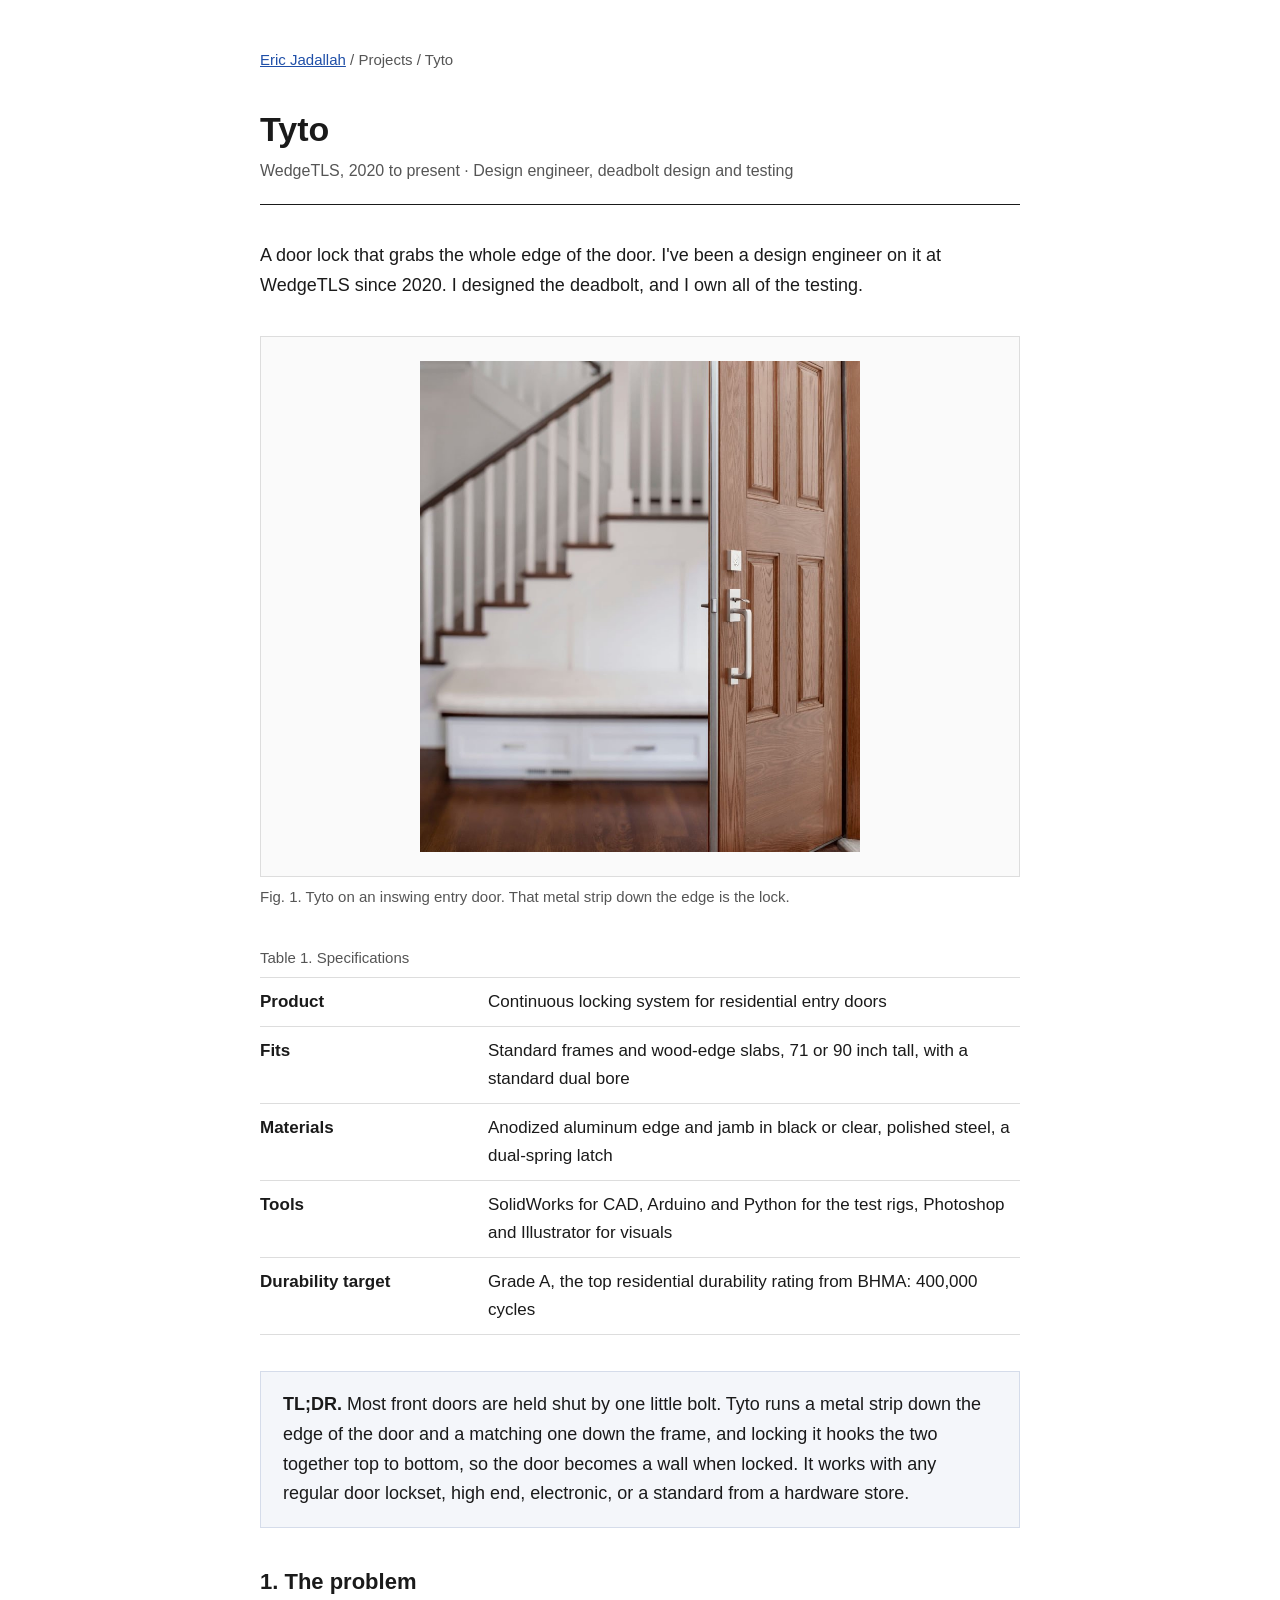
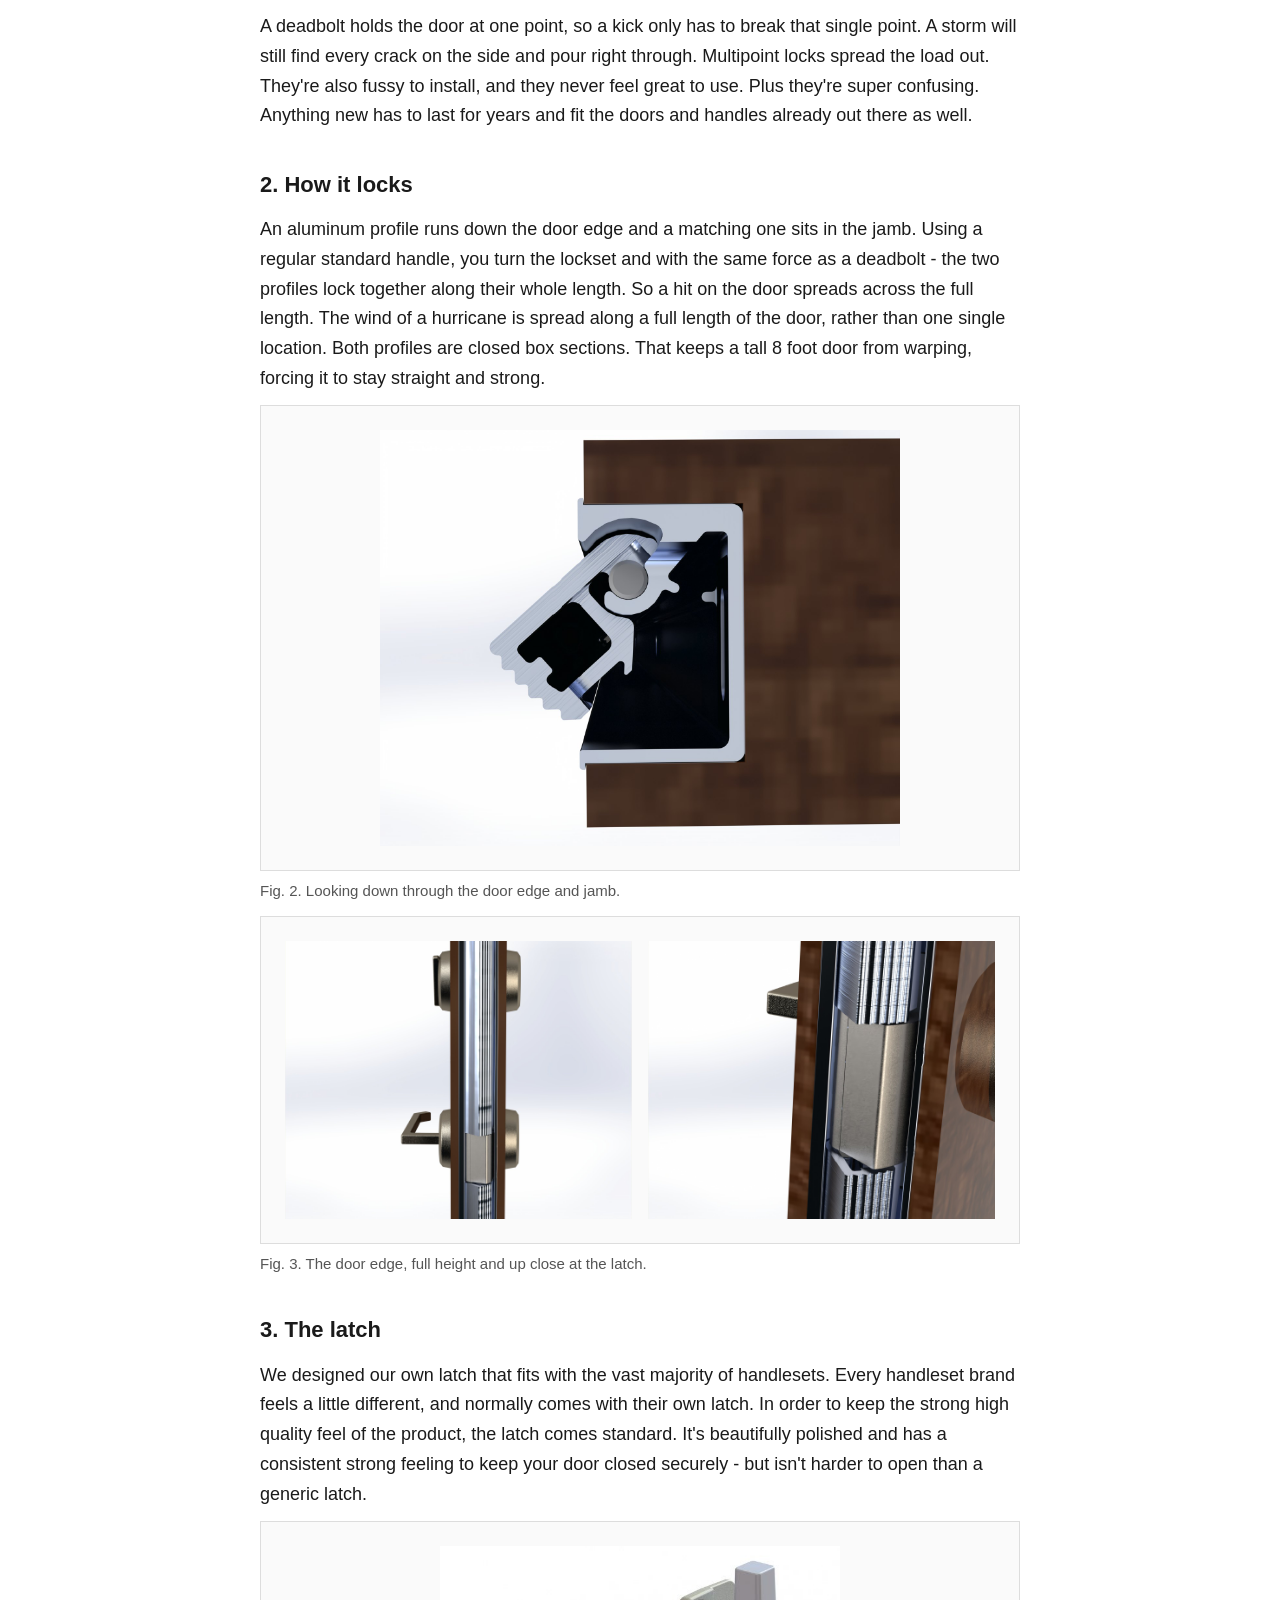
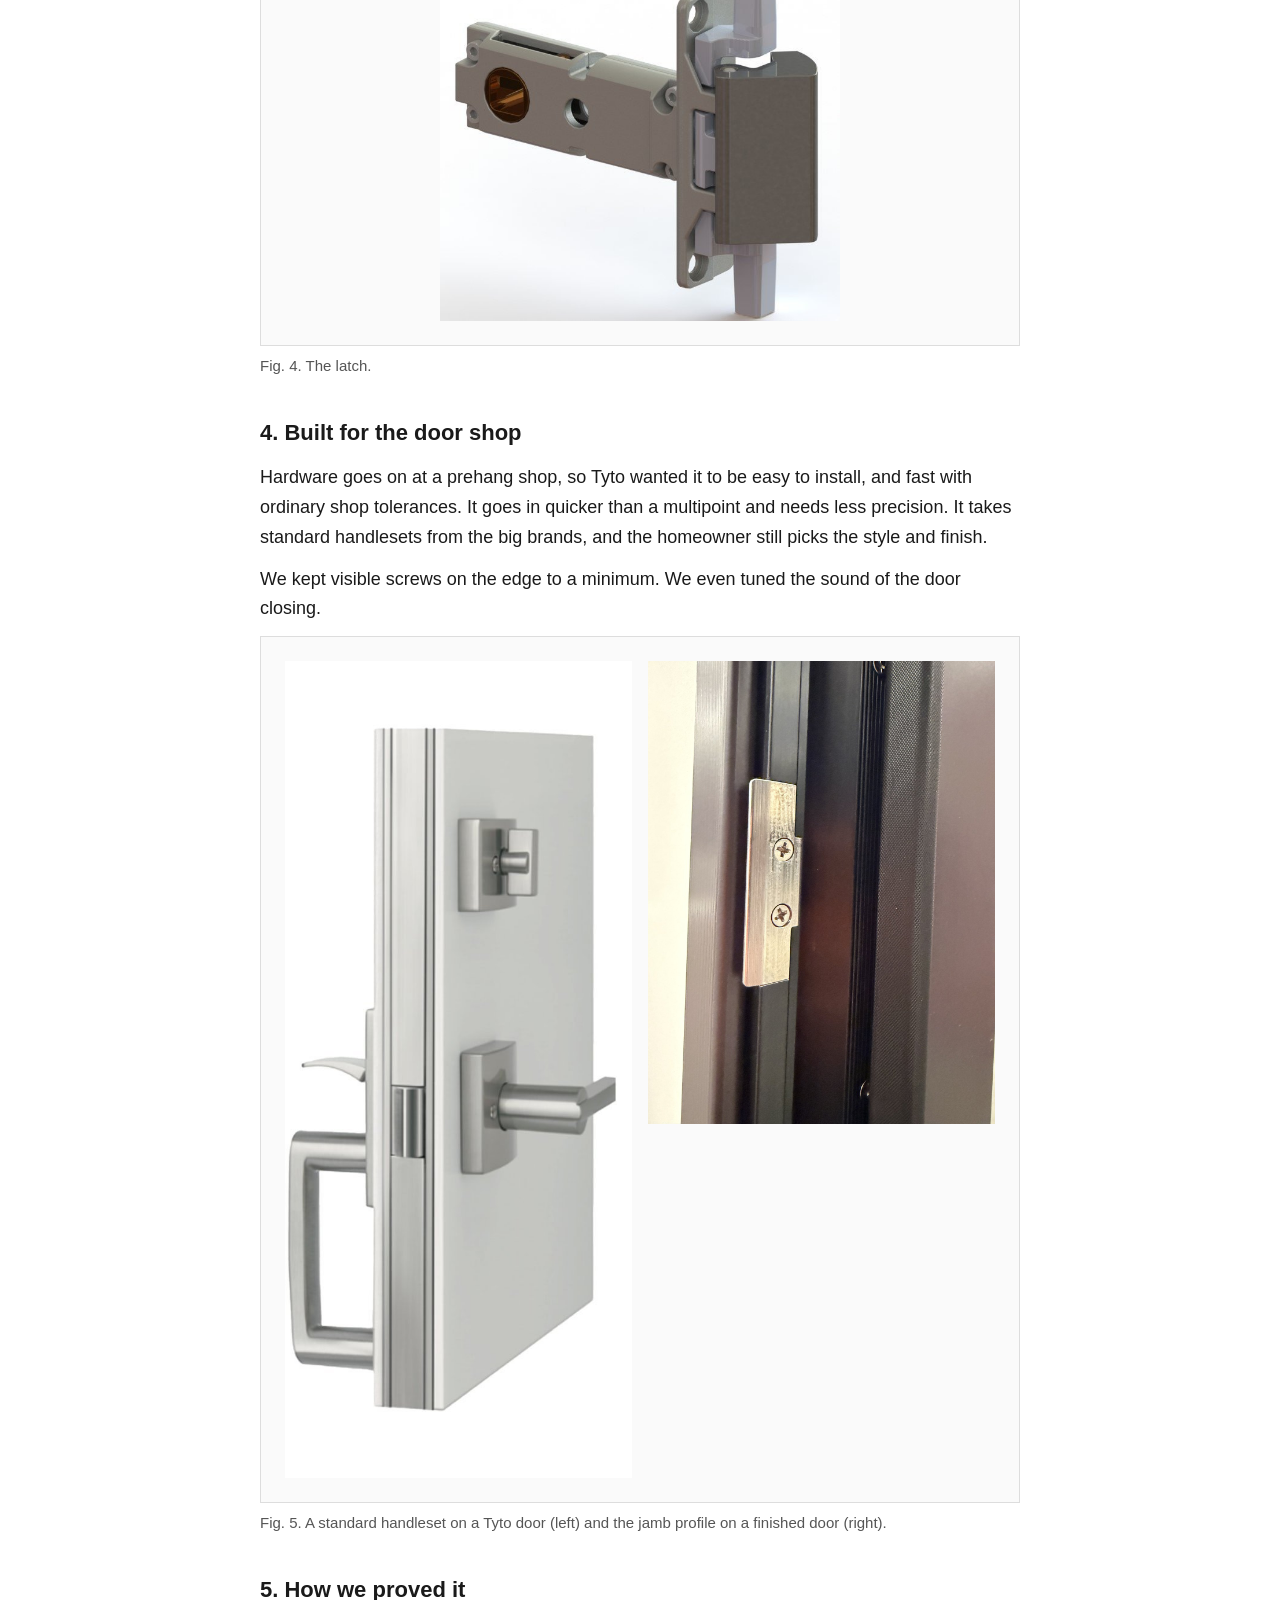
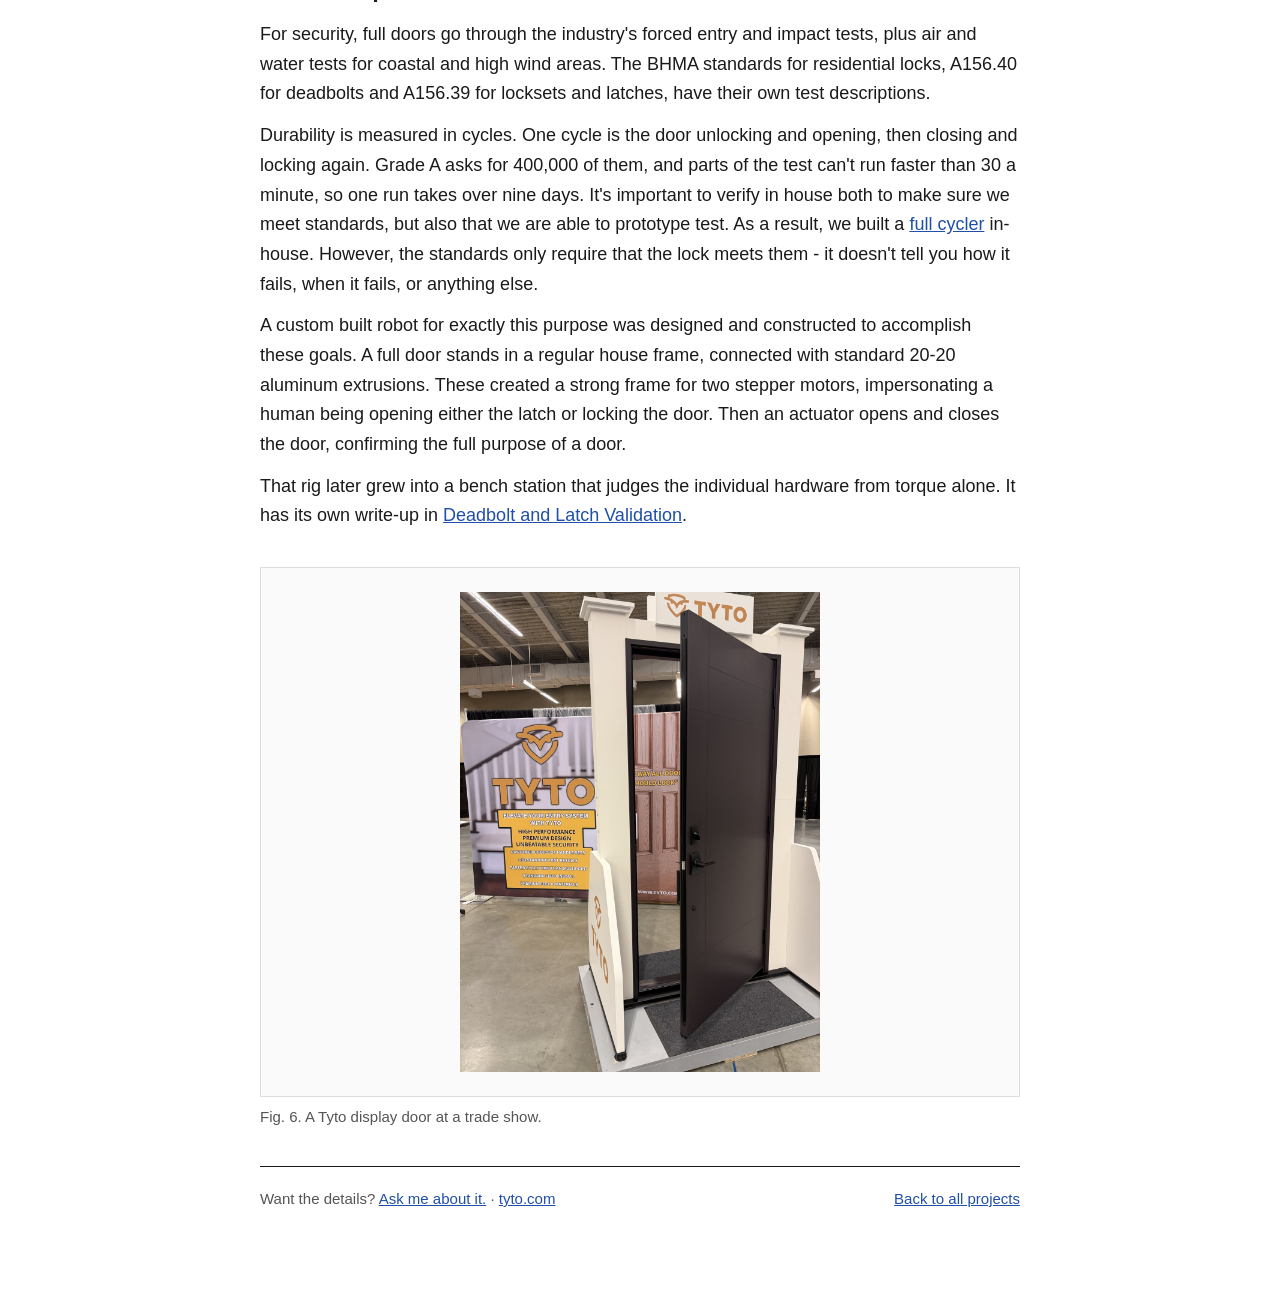
<file: tyto.html>
<!doctype html>
<html lang="en">
<head>
<meta charset="utf-8">
<meta name="viewport" content="width=device-width, initial-scale=1">
<meta name="description" content="A door lock that grabs the whole edge of the door.">
<link rel="icon" href="/favicon.svg" type="image/svg+xml">
<link rel="icon" href="/favicon-32.png" sizes="32x32" type="image/png">
<link rel="apple-touch-icon" href="/apple-touch-icon.png">
<meta property="og:type" content="website">
<meta property="og:site_name" content="Eric Jadallah">
<meta property="og:title" content="Tyto">
<meta property="og:description" content="A door lock that grabs the whole edge of the door.">
<meta property="og:url" content="https://jadallah.io/tyto.html">
<meta property="og:image" content="https://jadallah.io/og-image.png">
<meta property="og:image:width" content="1200">
<meta property="og:image:height" content="630">
<meta property="og:image:alt" content="Eric Jadallah, mechanical design &amp; validation engineer, with a line drawing of the deadbolt and latch validation rig.">
<meta name="twitter:card" content="summary_large_image">
<meta name="robots" content="noindex">
<title>Tyto, Eric Jadallah</title>
<link rel="preconnect" href="https://fonts.googleapis.com">
<link href="https://fonts.googleapis.com/css2?family=Inter:wght@400;600&amp;display=swap" rel="stylesheet">
<style>
body{margin:0;background:#FFFFFF}
a{color:#1F4FA8}a:hover{color:#123570}
img{max-width:100%}
</style>
</head>
<body>
<div style="background: #FFFFFF; color: #1A1A1A; font-family: 'Helvetica Neue', Helvetica, Inter, Arial, sans-serif; font-size: 18px; line-height: 1.65; min-height: 100vh;">

<div style="max-width: 760px; margin: 0 auto; padding: 48px 24px 80px; display: flex; flex-direction: column; gap: 36px;">

<nav aria-label="Breadcrumb" style="font-family: 'Helvetica Neue', Helvetica, Inter, Arial, sans-serif; font-size: 15px; color: #555555;">
<a href="index.html">Eric Jadallah</a> / Projects / Tyto
</nav>

<header style="display: flex; flex-direction: column; gap: 8px; padding-bottom: 20px; border-bottom: 1px solid #1A1A1A;">
<h1 style="margin: 0; font-size: 34px; font-weight: 600; line-height: 1.2;">Tyto</h1>
<p style="margin: 0; font-family: 'Helvetica Neue', Helvetica, Inter, Arial, sans-serif; font-size: 16px; color: #555555;">WedgeTLS, 2020 to present · Design engineer, deadbolt design and testing</p>
</header>

<p style="margin: 0;">A door lock that grabs the whole edge of the door. I've been a design engineer on it at WedgeTLS since 2020. I designed the deadbolt, and I own all of the testing.</p>
<figure style="margin: 0; display: flex; flex-direction: column; gap: 8px;">
<div style="border: 1px solid #DDDDDD; padding: 24px; background: #FAFAFA;">
<img src="images/tyto-01-Entryway-Unlocked-1.jpg" alt="An open wood entry door with Tyto's metal edge and a satin nickel handleset" style="display: block; width: 100%; max-width: 440px; margin: 0 auto; height: auto;">
</div>
<figcaption style="font-family: 'Helvetica Neue', Helvetica, Inter, Arial, sans-serif; font-size: 15px; color: #555555;">Fig. 1. Tyto on an inswing entry door. That metal strip down the edge is the lock.</figcaption>
</figure>
<table style="width: 100%; border-collapse: collapse; font-size: 17px;">
<caption style="text-align: left; font-family: 'Helvetica Neue', Helvetica, Inter, Arial, sans-serif; font-size: 15px; color: #555555; padding-bottom: 6px;">Table 1. Specifications</caption>
<tbody>
<tr style="border-top: 1px solid #DDDDDD;"><th scope="row" style="text-align: left; font-weight: 600; padding: 10px 16px 10px 0; vertical-align: top; width: 30%;">Product</th><td style="padding: 10px 0;">Continuous locking system for residential entry doors</td></tr>
<tr style="border-top: 1px solid #DDDDDD;"><th scope="row" style="text-align: left; font-weight: 600; padding: 10px 16px 10px 0; vertical-align: top; width: 30%;">Fits</th><td style="padding: 10px 0;">Standard frames and wood-edge slabs, 71 or 90 inch tall, with a standard dual bore</td></tr>
<tr style="border-top: 1px solid #DDDDDD;"><th scope="row" style="text-align: left; font-weight: 600; padding: 10px 16px 10px 0; vertical-align: top; width: 30%;">Materials</th><td style="padding: 10px 0;">Anodized aluminum edge and jamb in black or clear, polished steel, a dual-spring latch</td></tr>
<tr style="border-top: 1px solid #DDDDDD;"><th scope="row" style="text-align: left; font-weight: 600; padding: 10px 16px 10px 0; vertical-align: top; width: 30%;">Tools</th><td style="padding: 10px 0;">SolidWorks for CAD, Arduino and Python for the test rigs, Photoshop and Illustrator for visuals</td></tr>
<tr style="border-top: 1px solid #DDDDDD; border-bottom: 1px solid #DDDDDD;"><th scope="row" style="text-align: left; font-weight: 600; padding: 10px 16px 10px 0; vertical-align: top; width: 30%;">Durability target</th><td style="padding: 10px 0;">Grade A, the top residential durability rating from BHMA: 400,000 cycles</td></tr>
</tbody>
</table>
<div style="padding: 18px 22px; background: #F4F6FA; border: 1px solid #D5DCEA;">
<p style="margin: 0;"><strong style="font-weight: 600;">TL;DR.</strong> Most front doors are held shut by one little bolt. Tyto runs a metal strip down the edge of the door and a matching one down the frame, and locking it hooks the two together top to bottom, so the door becomes a wall when locked. It works with any regular door lockset, high end, electronic, or a standard from a hardware store.</p>
</div>
<section style="display: flex; flex-direction: column; gap: 12px;">
<h2 style="margin: 0; font-size: 22px; font-weight: 600;">1. The problem</h2>
<p style="margin: 0;">A deadbolt holds the door at one point, so a kick only has to break that single point. A storm will still find every crack on the side and pour right through. Multipoint locks spread the load out. They're also fussy to install, and they never feel great to use. Plus they're super confusing. Anything new has to last for years and fit the doors and handles already out there as well.</p>
</section>
<section style="display: flex; flex-direction: column; gap: 12px;">
<h2 style="margin: 0; font-size: 22px; font-weight: 600;">2. How it locks</h2>
<p style="margin: 0;">An aluminum profile runs down the door edge and a matching one sits in the jamb. Using a regular standard handle, you turn the lockset and with the same force as a deadbolt - the two profiles lock together along their whole length. So a hit on the door spreads across the full length. The wind of a hurricane is spread along a full length of the door, rather than one single location. Both profiles are closed box sections. That keeps a tall 8 foot door from warping, forcing it to stay straight and strong.</p>
<figure style="margin: 0; display: flex; flex-direction: column; gap: 8px;">
<div style="border: 1px solid #DDDDDD; padding: 24px; background: #FAFAFA;">
<img src="images/tyto-03-edge-section-render.jpg" alt="Top-down section render of the aluminum door edge profile engaging the jamb profile" style="display: block; width: 100%; max-width: 520px; margin: 0 auto; height: auto;">
</div>
<figcaption style="font-family: 'Helvetica Neue', Helvetica, Inter, Arial, sans-serif; font-size: 15px; color: #555555;">Fig. 2. Looking down through the door edge and jamb.</figcaption>
</figure>
<figure style="margin: 0; display: flex; flex-direction: column; gap: 8px;">
<div style="border: 1px solid #DDDDDD; padding: 24px; background: #FAFAFA; display: grid; grid-template-columns: repeat(auto-fit, minmax(220px, 1fr)); gap: 16px;">
<img src="images/tyto-02-door-edge-render.jpg" alt="Render of the full door edge with the lock profile and handleset" style="display: block; width: 100%; height: auto;">
<img src="images/tyto-04-edge-closeup-render.jpg" alt="Close-up render of the door edge profile at the latch" style="display: block; width: 100%; height: auto;">
</div>
<figcaption style="font-family: 'Helvetica Neue', Helvetica, Inter, Arial, sans-serif; font-size: 15px; color: #555555;">Fig. 3. The door edge, full height and up close at the latch.</figcaption>
</figure>
</section>
<section style="display: flex; flex-direction: column; gap: 12px;">
<h2 style="margin: 0; font-size: 22px; font-weight: 600;">3. The latch</h2>
<p style="margin: 0;">We designed our own latch that fits with the vast majority of handlesets. Every handleset brand feels a little different, and normally comes with their own latch. In order to keep the strong high quality feel of the product, the latch comes standard. It's beautifully polished and has a consistent strong feeling to keep your door closed securely - but isn't harder to open than a generic latch.</p>
<figure style="margin: 0; display: flex; flex-direction: column; gap: 8px;">
<div style="border: 1px solid #DDDDDD; padding: 24px; background: #FAFAFA;">
<img src="images/tyto-05-latch-render.jpg" alt="Render of the Tyto latch assembly" style="display: block; width: 100%; max-width: 400px; margin: 0 auto; height: auto;">
</div>
<figcaption style="font-family: 'Helvetica Neue', Helvetica, Inter, Arial, sans-serif; font-size: 15px; color: #555555;">Fig. 4. The latch.</figcaption>
</figure>
</section>
<section style="display: flex; flex-direction: column; gap: 12px;">
<h2 style="margin: 0; font-size: 22px; font-weight: 600;">4. Built for the door shop</h2>
<p style="margin: 0;">Hardware goes on at a prehang shop, so Tyto wanted it to be easy to install, and fast with ordinary shop tolerances. It goes in quicker than a multipoint and needs less precision. It takes standard handlesets from the big brands, and the homeowner still picks the style and finish.</p>
<p style="margin: 0;">We kept visible screws on the edge to a minimum. We even tuned the sound of the door closing.</p>
<figure style="margin: 0; display: flex; flex-direction: column; gap: 8px;">
<div style="border: 1px solid #DDDDDD; padding: 24px; background: #FAFAFA; display: grid; grid-template-columns: repeat(auto-fit, minmax(220px, 1fr)); gap: 16px;">
<img src="images/tyto-08-door-hardware-render.jpg" alt="Render of a door slab with Tyto's edge, a deadbolt thumb turn and a lever handleset" style="display: block; width: 100%; height: auto;">
<img src="images/tyto-07-edge-strike-photo.jpg" alt="Photo of the anodized jamb profile and strike on a finished door" style="display: block; width: 100%; height: auto;">
</div>
<figcaption style="font-family: 'Helvetica Neue', Helvetica, Inter, Arial, sans-serif; font-size: 15px; color: #555555;">Fig. 5. A standard handleset on a Tyto door (left) and the jamb profile on a finished door (right).</figcaption>
</figure>
</section>
<section style="display: flex; flex-direction: column; gap: 12px;">
<h2 style="margin: 0; font-size: 22px; font-weight: 600;">5. How we proved it</h2>
<p style="margin: 0;">For security, full doors go through the industry's forced entry and impact tests, plus air and water tests for coastal and high wind areas. The BHMA standards for residential locks, A156.40 for deadbolts and A156.39 for locksets and latches, have their own test descriptions.</p>
<p style="margin: 0;">Durability is measured in cycles. One cycle is the door unlocking and opening, then closing and locking again. Grade A asks for 400,000 of them, and parts of the test can't run faster than 30 a minute, so one run takes over nine days. It's important to verify in house both to make sure we meet standards, but also that we are able to prototype test. As a result, we built a <a href="full-system-cycle-test.html">full cycler</a> in-house. However, the standards only require that the lock meets them - it doesn't tell you how it fails, when it fails, or anything else.</p>
<p style="margin: 0;">A custom built robot for exactly this purpose was designed and constructed to accomplish these goals. A full door stands in a regular house frame, connected with standard 20-20 aluminum extrusions. These created a strong frame for two stepper motors, impersonating a human being opening either the latch or locking the door. Then an actuator opens and closes the door, confirming the full purpose of a door.</p>
<p style="margin: 0;">That rig later grew into a bench station that judges the individual hardware from torque alone. It has its own write-up in <a href="deadbolt-latch-validation.html">Deadbolt and Latch Validation</a>.</p>
</section>
<figure style="margin: 0; display: flex; flex-direction: column; gap: 8px;">
<div style="border: 1px solid #DDDDDD; padding: 24px; background: #FAFAFA;">
<img src="images/tyto-06-trade-show-door.jpg" alt="A display door fitted with Tyto at a trade show booth" style="display: block; width: 100%; max-width: 360px; margin: 0 auto; height: auto;">
</div>
<figcaption style="font-family: 'Helvetica Neue', Helvetica, Inter, Arial, sans-serif; font-size: 15px; color: #555555;">Fig. 6. A Tyto display door at a trade show.</figcaption>
</figure>
<footer style="padding-top: 20px; border-top: 1px solid #1A1A1A; font-family: 'Helvetica Neue', Helvetica, Inter, Arial, sans-serif; font-size: 15px; color: #555555; display: flex; flex-wrap: wrap; gap: 8px 24px; justify-content: space-between;">
<p style="margin: 0;">Want the details? <a href="mailto:eric@jadallah.io">Ask me about it.</a> · <a href="https://www.tyto.com">tyto.com</a></p>
<a href="index.html">Back to all projects</a>
</footer>

</div>
</div>
</body>
</html>
</file>
